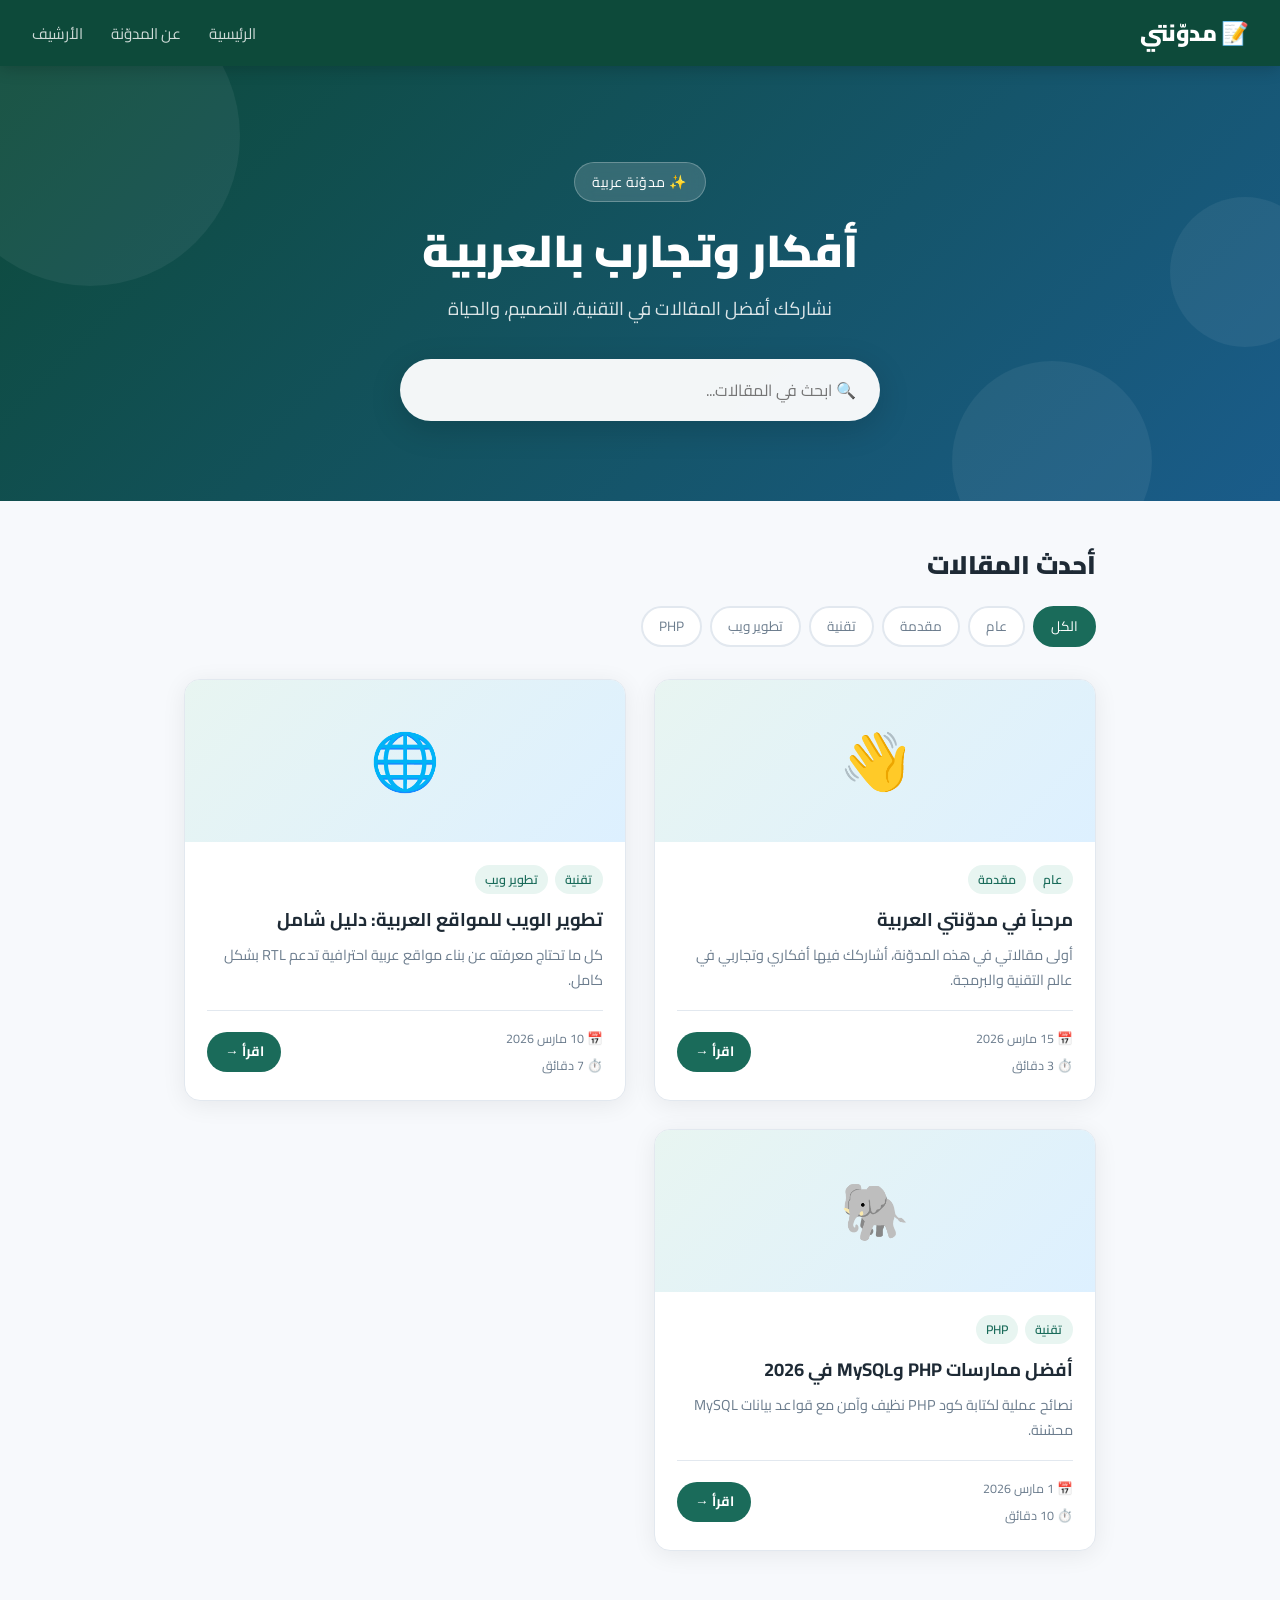
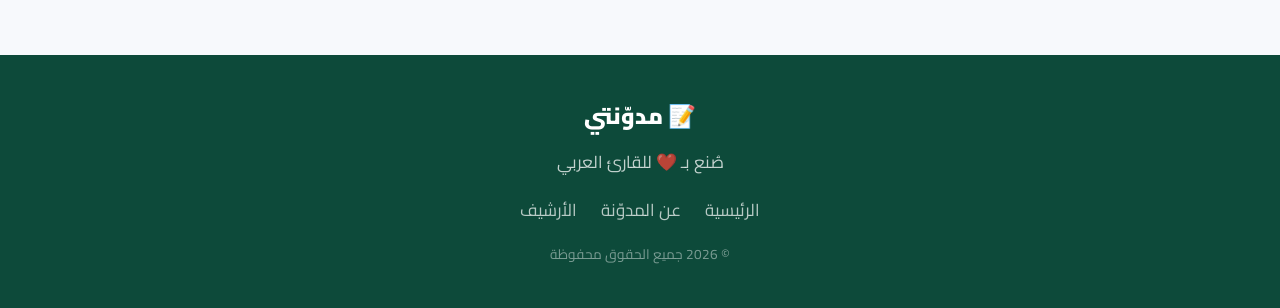
<file: index.html>
<!DOCTYPE html>
<html lang="ar" dir="rtl">
<head>
  <meta charset="UTF-8">
  <meta name="viewport" content="width=device-width, initial-scale=1">
  <title>مدوّنتي</title>
  <link rel="stylesheet" href="assets/style.css">
  <link rel="icon" href="data:image/svg+xml,<svg xmlns=%22http://www.w3.org/2000/svg%22 viewBox=%220 0 100 100%22><text y=%22.9em%22 font-size=%2290%22>📝</text></svg>">
</head>
<body>

<nav>
  <a href="index.html" class="logo">📝 مدوّنتي</a>
  <div class="nav-links">
    <a href="index.html">الرئيسية</a>
    <a href="about.html">عن المدوّنة</a>
    <a href="archive.html">الأرشيف</a>
  </div>
  <button class="menu-btn" onclick="toggleMenu()">☰</button>
</nav>
<div class="mobile-menu" id="mobileMenu">
  <a href="index.html">الرئيسية</a>
  <a href="about.html">عن المدوّنة</a>
  <a href="archive.html">الأرشيف</a>
</div>

<header class="hero">
  <div class="hero-inner">
    <div class="hero-badge">✨ مدوّنة عربية</div>
    <h1>أفكار وتجارب بالعربية</h1>
    <p>نشاركك أفضل المقالات في التقنية، التصميم، والحياة</p>
    <div class="hero-search">
      <input type="text" id="searchInput" placeholder="🔍 ابحث في المقالات..." oninput="filterPosts()">
    </div>
  </div>
  <div class="hero-shapes">
    <div class="shape s1"></div>
    <div class="shape s2"></div>
    <div class="shape s3"></div>
  </div>
</header>

<main class="container">
  <div class="section-header">
    <h2>أحدث المقالات</h2>
    <div class="tags-filter" id="tagsFilter"></div>
  </div>
  <div class="posts-grid" id="postsGrid"></div>
  <div class="no-results" id="noResults" style="display:none">
    <span>🔍</span>
    <p>لا توجد نتائج مطابقة</p>
  </div>
</main>

<footer>
  <div class="footer-inner">
    <div class="footer-logo">📝 مدوّنتي</div>
    <p>صُنع بـ ❤️ للقارئ العربي</p>
    <div class="footer-links">
      <a href="index.html">الرئيسية</a>
      <a href="about.html">عن المدوّنة</a>
      <a href="archive.html">الأرشيف</a>
    </div>
    <p class="copy">© <span id="yr"></span> جميع الحقوق محفوظة</p>
  </div>
</footer>

<script src="assets/posts.js"></script>
<script src="assets/app.js"></script>
<script>document.getElementById("yr").textContent = new Date().getFullYear();</script>
</body>
</html>
</file>
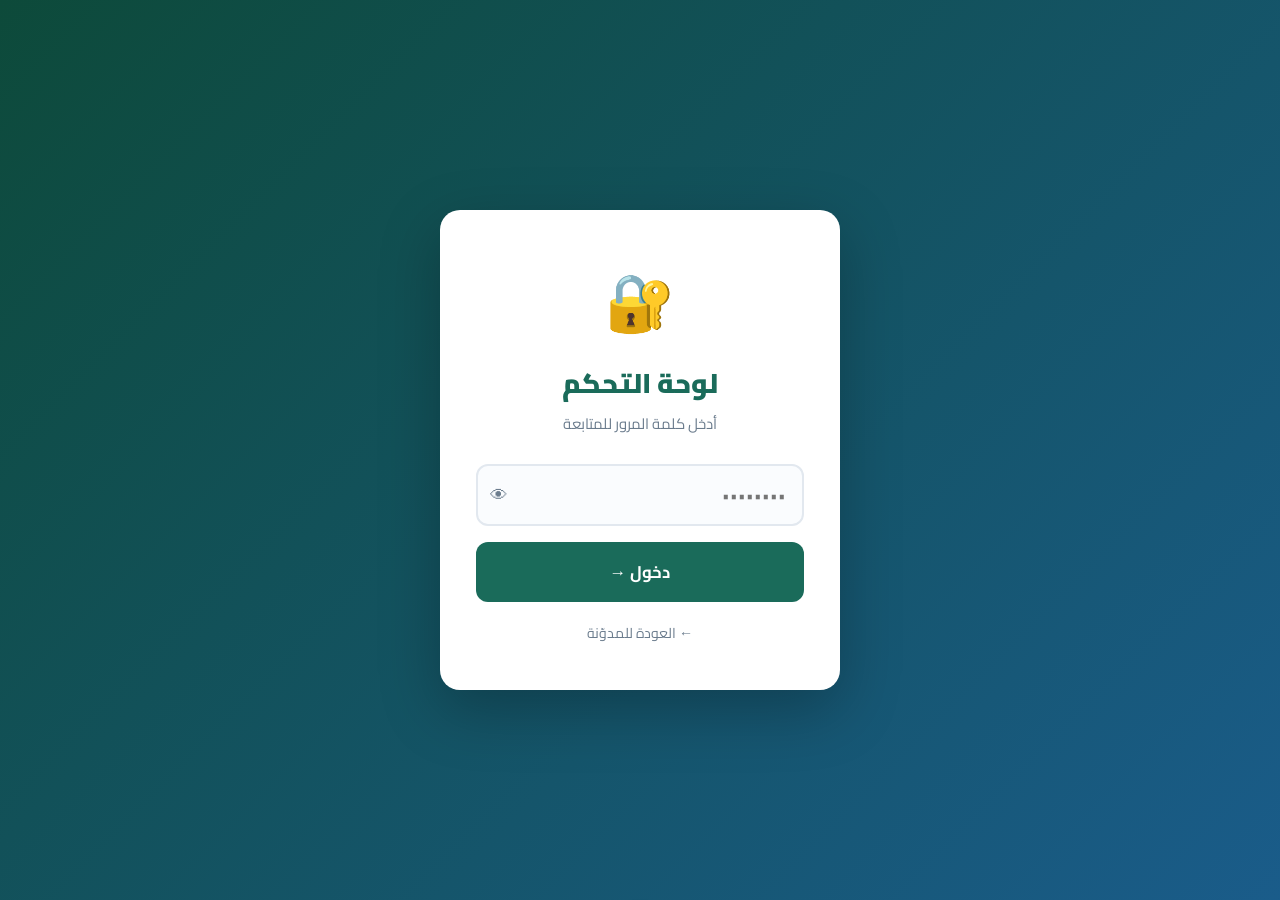
<file: admin/index.html>
<!DOCTYPE html>
<html lang="ar" dir="rtl">
<head>
  <meta charset="UTF-8">
  <meta name="viewport" content="width=device-width,initial-scale=1">
  <title>لوحة التحكم</title>
  <link rel="stylesheet" href="admin.css">
</head>
<body class="admin-body">

<!-- LOGIN -->
<div class="login-screen" id="loginScreen">
  <div class="login-card">
    <div class="login-icon">🔐</div>
    <h2>لوحة التحكم</h2>
    <p>أدخل كلمة المرور للمتابعة</p>
    <div class="login-error" id="loginError"></div>
    <div class="input-wrap">
      <input type="password" id="passInput" placeholder="••••••••" autocomplete="off">
      <button type="button" class="eye-btn" onclick="togglePass()">👁</button>
    </div>
    <button class="btn-login" onclick="doLogin()">دخول →</button>
    <a href="../index.html" class="back-link">← العودة للمدوّنة</a>
  </div>
</div>

<!-- DASHBOARD -->
<div class="dashboard" id="dashboard" style="display:none">

  <nav class="admin-nav">
    <a href="../index.html" class="logo">📝 مدوّنتي</a>
    <span class="admin-nav-center">لوحة التحكم</span>
    <div class="admin-nav-actions">
      <button class="btn-new" onclick="openModal()">+ مقال جديد</button>
      <button class="btn-logout" onclick="doLogout()">خروج 🚪</button>
    </div>
  </nav>

  <div class="admin-container">
    <div class="stats-row" id="statsRow"></div>

    <div class="admin-toolbar">
      <input type="text" id="adminSearch" placeholder="🔍 ابحث في المقالات..." oninput="renderTable()" class="admin-search">
      <select id="tagFilter" onchange="renderTable()" class="admin-select">
        <option value="">كل الوسوم</option>
      </select>
    </div>

    <div class="table-wrap">
      <table class="posts-table">
        <thead>
          <tr>
            <th>المقال</th><th>الوسوم</th><th>التاريخ</th><th>إجراءات</th>
          </tr>
        </thead>
        <tbody id="postsTableBody"></tbody>
      </table>
    </div>

    <div class="export-section">
      <h3>📤 تصدير للنشر على GitHub</h3>
      <p>بعد التعديل، نزّل الملفات وارفعها على GitHub.</p>
      <div class="export-btns">
        <button class="btn-export" onclick="exportPostsJS()">⬇️ تنزيل posts.js</button>
        <button class="btn-export secondary" onclick="exportAllHTML()">⬇️ تنزيل صفحات المقالات (HTML)</button>
      </div>
      <div class="export-hint">
        💡 <strong>posts.js</strong> → <code>assets/posts.js</code> &nbsp;|&nbsp;
           <strong>ملفات HTML</strong> → <code>posts/</code>
      </div>
    </div>
  </div>
</div>

<!-- MODAL: ADD / EDIT -->
<div class="modal-overlay" id="modalOverlay">
  <div class="modal" id="modal">
    <div class="modal-header">
      <h2 id="modalTitle">مقال جديد</h2>
      <button class="modal-close" onclick="closeModal()">✕</button>
    </div>
    <div class="modal-body">
      <input type="hidden" id="editSlug">

      <div class="form-group">
        <label>عنوان المقال <span class="req">*</span></label>
        <input type="text" id="fTitle" placeholder="اكتب عنواناً جذاباً..." oninput="autoSlug()">
      </div>

      <div class="form-row two-col">
        <div class="form-group">
          <label>Slug (رابط المقال) <span class="req">*</span></label>
          <input type="text" id="fSlug" placeholder="my-post-slug" dir="ltr" oninput="this.dataset.manual=1">
          <small>أحرف إنجليزية وأرقام وشرطات فقط</small>
        </div>
        <div class="form-group">
          <label>الكاتب</label>
          <input type="text" id="fAuthor" value="صاحب المدوّنة">
        </div>
      </div>

      <div class="form-row two-col">
        <div class="form-group">
          <label>التاريخ <span class="req">*</span></label>
          <input type="date" id="fDate" dir="ltr">
        </div>
        <div class="form-group">
          <label>وقت القراءة (دقائق)</label>
          <input type="number" id="fReadTime" value="5" min="1" dir="ltr">
        </div>
      </div>

      <div class="form-row two-col">
        <div class="form-group">
          <label>الوسوم (افصل بفاصلة)</label>
          <input type="text" id="fTags" placeholder="تقنية, PHP, تطوير">
        </div>
        <div class="form-group">
          <label>الإيموجي</label>
          <input type="text" id="fEmoji" placeholder="🚀" value="📄">
        </div>
      </div>

      <div class="form-group">
        <label>مقتطف قصير <span class="req">*</span></label>
        <textarea id="fExcerpt" rows="2" placeholder="وصف مختصر يظهر في بطاقة المقال..."></textarea>
      </div>

      <div class="form-group">
        <label>محتوى المقال (HTML) <span class="req">*</span></label>
        <div class="editor-toolbar">
          <button type="button" onclick="ins('h2')">H2</button>
          <button type="button" onclick="ins('h3')">H3</button>
          <button type="button" onclick="ins('p')">فقرة</button>
          <button type="button" onclick="ins('b')"><b>B</b></button>
          <button type="button" onclick="ins('code')">كود</button>
          <button type="button" onclick="ins('pre')">بلوك كود</button>
          <button type="button" onclick="ins('ul')">قائمة</button>
          <button type="button" onclick="ins('bq')">اقتباس</button>
          <button type="button" onclick="togglePreview()">👁 معاينة</button>
        </div>
        <div class="editor-split">
          <textarea id="fContent" rows="14"
            placeholder="<h2>عنوان</h2>&#10;<p>نص المقال...</p>"
            oninput="livePreview()"></textarea>
          <div class="preview-pane" id="livePreviewPane" style="display:none"></div>
        </div>
      </div>
    </div>
    <div class="modal-footer">
      <button class="btn-cancel" onclick="closeModal()">إلغاء</button>
      <button class="btn-save" onclick="savePost()">💾 حفظ المقال</button>
    </div>
  </div>
</div>

<!-- DELETE CONFIRM -->
<div class="modal-overlay" id="deleteOverlay">
  <div class="modal small-modal">
    <div class="modal-header">
      <h2>تأكيد الحذف</h2>
      <button class="modal-close" onclick="closeDelete()">✕</button>
    </div>
    <div class="modal-body" style="text-align:center;padding:2rem">
      <div style="font-size:3rem;margin-bottom:1rem">🗑️</div>
      <p>هل أنت متأكد من حذف المقال؟</p>
      <p id="deletePostTitle" style="font-weight:700;color:var(--primary);margin-top:.5rem"></p>
    </div>
    <div class="modal-footer">
      <button class="btn-cancel" onclick="closeDelete()">إلغاء</button>
      <button class="btn-delete-confirm" onclick="confirmDelete()">نعم، احذف</button>
    </div>
  </div>
</div>

<!-- CHANGE PASSWORD -->
<div class="modal-overlay" id="pwdOverlay">
  <div class="modal small-modal">
    <div class="modal-header">
      <h2>🔑 تغيير كلمة المرور</h2>
      <button class="modal-close" onclick="document.getElementById('pwdOverlay').style.display='none'">✕</button>
    </div>
    <div class="modal-body" style="padding:1.5rem">
      <div class="form-group" style="margin-bottom:1rem">
        <label>كلمة المرور الجديدة</label>
        <div class="input-wrap"><input type="password" id="newPwd1" placeholder="••••••••">
        <button type="button" class="eye-btn" onclick="togglePwd('newPwd1')">👁</button></div>
      </div>
      <div class="form-group">
        <label>تأكيد كلمة المرور</label>
        <div class="input-wrap"><input type="password" id="newPwd2" placeholder="••••••••">
        <button type="button" class="eye-btn" onclick="togglePwd('newPwd2')">👁</button></div>
      </div>
      <div class="login-error" id="pwdError" style="margin-top:1rem"></div>
    </div>
    <div class="modal-footer">
      <button class="btn-cancel" onclick="document.getElementById('pwdOverlay').style.display='none'">إلغاء</button>
      <button class="btn-save" onclick="changePwd()">💾 حفظ</button>
    </div>
  </div>
</div>

<div id="toastEl" class="toast"></div>

<script>
// ══ EMBEDDED DEFAULT POSTS (لا يحتاج posts.js خارجي) ══
const DEFAULT_POSTS = [
  {
    slug:"welcome", title:"مرحباً في مدوّنتي العربية",
    excerpt:"أولى مقالاتي في هذه المدوّنة، أشاركك فيها أفكاري وتجاربي.",
    date:"2026-03-15", author:"صاحب المدوّنة", tags:["عام","مقدمة"], readTime:3, emoji:"👋",
    content:"<h2>مرحباً بك 👋</h2><p>أهلاً وسهلاً في مدوّنتي العربية!</p>"
  },
  {
    slug:"arabic-web-dev", title:"تطوير الويب للمواقع العربية",
    excerpt:"كل ما تحتاج معرفته عن بناء مواقع عربية احترافية تدعم RTL.",
    date:"2026-03-10", author:"صاحب المدوّنة", tags:["تقنية","تطوير ويب"], readTime:7, emoji:"🌐",
    content:"<h2>مقدمة</h2><p>بناء مواقع عربية يختلف في عدة نقاط جوهرية.</p>"
  }
];

// ══ CONFIG ══
const STORAGE_KEY = 'blog_posts_v1';
const HASH_KEY    = 'blog_admin_hash';
const SESSION_KEY = 'blog_session';

// كلمة المرور الافتراضية: admin
// مشفّرة بـ djb2 (لا تحتاج crypto.subtle — تعمل في كل البيئات)
const DEFAULT_HASH = '252902542'; // hash of "admin"

function djb2(str) {
  let h = 5381;
  for (let i = 0; i < str.length; i++)
    h = (((h << 5) + h) + str.charCodeAt(i)) & 0xFFFFFFFF;
  return (h >>> 0).toString();
}

function getHash()  { return localStorage.getItem(HASH_KEY) || DEFAULT_HASH; }
function getPosts() {
  try {
    const s = localStorage.getItem(STORAGE_KEY);
    return s ? JSON.parse(s) : [...DEFAULT_POSTS];
  } catch(e) { return [...DEFAULT_POSTS]; }
}
function savePosts(arr) { localStorage.setItem(STORAGE_KEY, JSON.stringify(arr)); }

// ══ TOAST ══
function toast(msg, dur=2800) {
  const t = document.getElementById('toastEl');
  t.textContent = msg;
  t.classList.add('show');
  setTimeout(() => t.classList.remove('show'), dur);
}

// ══ AUTH ══
function isLoggedIn() { return sessionStorage.getItem(SESSION_KEY) === '1'; }

function doLogin() {
  const pass = document.getElementById('passInput').value;
  if (!pass) { showError('يرجى إدخال كلمة المرور'); return; }
  const hash = djb2(pass);
  if (hash === getHash()) {
    sessionStorage.setItem(SESSION_KEY, '1');
    document.getElementById('loginError').style.display = 'none';
    showDashboard();
  } else {
    showError('⚠️ كلمة المرور غير صحيحة، حاول مجدداً.');
    document.getElementById('passInput').value = '';
    document.getElementById('passInput').focus();
  }
}

// السماح بالضغط على Enter
document.addEventListener('DOMContentLoaded', () => {
  document.getElementById('passInput').addEventListener('keydown', e => {
    if (e.key === 'Enter') doLogin();
  });
  if (isLoggedIn()) showDashboard();
  document.getElementById('fDate').value = new Date().toISOString().split('T')[0];
});

function showError(msg) {
  const el = document.getElementById('loginError');
  el.textContent = msg;
  el.style.display = 'block';
}

function doLogout() {
  sessionStorage.removeItem(SESSION_KEY);
  document.getElementById('dashboard').style.display = 'none';
  document.getElementById('loginScreen').style.display = '';
}

function togglePass() {
  const i = document.getElementById('passInput');
  i.type = i.type === 'password' ? 'text' : 'password';
}
function togglePwd(id) {
  const i = document.getElementById(id);
  i.type = i.type === 'password' ? 'text' : 'password';
}

function showDashboard() {
  document.getElementById('loginScreen').style.display = 'none';
  document.getElementById('dashboard').style.display = '';
  renderStats();
  renderTagFilter();
  renderTable();
}

// ══ CHANGE PASSWORD ══
function changePwd() {
  const p1 = document.getElementById('newPwd1').value;
  const p2 = document.getElementById('newPwd2').value;
  const errEl = document.getElementById('pwdError');
  if (p1.length < 4) { errEl.textContent='كلمة المرور 4 أحرف على الأقل'; errEl.style.display='block'; return; }
  if (p1 !== p2) { errEl.textContent='كلمتا المرور غير متطابقتين'; errEl.style.display='block'; return; }
  localStorage.setItem(HASH_KEY, djb2(p1));
  document.getElementById('pwdOverlay').style.display = 'none';
  document.getElementById('newPwd1').value = '';
  document.getElementById('newPwd2').value = '';
  errEl.style.display = 'none';
  toast('✅ تم تغيير كلمة المرور');
}

// ══ STATS ══
function renderStats() {
  const posts = getPosts();
  const tags  = [...new Set(posts.flatMap(p => p.tags))];
  const avg   = posts.length ? Math.round(posts.reduce((s,p)=>s+p.readTime,0)/posts.length) : 0;
  document.getElementById('statsRow').innerHTML = `
    <div class="stat-card"><div class="ico">📝</div><div class="num">${posts.length}</div><div class="lbl">مقال</div></div>
    <div class="stat-card"><div class="ico">🏷️</div><div class="num">${tags.length}</div><div class="lbl">وسم</div></div>
    <div class="stat-card"><div class="ico">⏱️</div><div class="num">${avg}</div><div class="lbl">دقائق متوسط</div></div>
    <div class="stat-card" style="cursor:pointer" onclick="document.getElementById('pwdOverlay').style.display='flex'">
      <div class="ico">🔑</div><div class="num" style="font-size:.9rem;margin-top:.3rem">تغيير</div><div class="lbl">كلمة المرور</div>
    </div>`;
}

// ══ TAG FILTER ══
function renderTagFilter() {
  const tags = [...new Set(getPosts().flatMap(p => p.tags))];
  const sel  = document.getElementById('tagFilter');
  sel.innerHTML = '<option value="">كل الوسوم</option>' +
    tags.map(t=>`<option value="${t}">${t}</option>`).join('');
}

// ══ TABLE ══
const AR_MONTHS=['يناير','فبراير','مارس','أبريل','مايو','يونيو','يوليو','أغسطس','سبتمبر','أكتوبر','نوفمبر','ديسمبر'];
function fmtDate(d){
  const dt=new Date(d);
  return isNaN(dt)?d:`${dt.getDate()} ${AR_MONTHS[dt.getMonth()]} ${dt.getFullYear()}`;
}

function renderTable() {
  const q   = (document.getElementById('adminSearch').value||'').toLowerCase();
  const tag = document.getElementById('tagFilter').value;
  const posts = getPosts().filter(p=>
    (!q  || p.title.toLowerCase().includes(q)||p.excerpt.toLowerCase().includes(q)) &&
    (!tag|| p.tags.includes(tag))
  );
  const tbody = document.getElementById('postsTableBody');
  if (!posts.length) {
    tbody.innerHTML='<tr><td colspan="4"><div class="empty-table"><span>🔍</span>لا توجد نتائج</div></td></tr>';
    return;
  }
  tbody.innerHTML = posts.map(p=>`
    <tr>
      <td>
        <div style="font-weight:700">${p.emoji||'📄'} ${p.title}</div>
        <div style="color:var(--muted);font-size:.82rem;margin-top:.2rem">${(p.excerpt||'').substring(0,80)}...</div>
      </td>
      <td>${p.tags.map(t=>`<span class="tag-chip">${t}</span>`).join('')}</td>
      <td style="white-space:nowrap;color:var(--muted);font-size:.85rem">${fmtDate(p.date)}</td>
      <td>
        <div class="actions-cell">
          <button class="btn-edit" onclick="editPost('${p.slug}')">✏️ تعديل</button>
          <button class="btn-del"  onclick="openDelete('${p.slug}','${p.title.replace(/'/g,"\\'")}')">🗑️ حذف</button>
          <a class="btn-view" href="../posts/${p.slug}.html" target="_blank">👁 عرض</a>
        </div>
      </td>
    </tr>`).join('');
}

// ══ MODAL ══
function openModal() {
  document.getElementById('editSlug').value   = '';
  document.getElementById('fTitle').value     = '';
  document.getElementById('fSlug').value      = '';
  document.getElementById('fSlug').dataset.manual = '';
  document.getElementById('fAuthor').value    = 'صاحب المدوّنة';
  document.getElementById('fDate').value      = new Date().toISOString().split('T')[0];
  document.getElementById('fReadTime').value  = '5';
  document.getElementById('fTags').value      = '';
  document.getElementById('fEmoji').value     = '📄';
  document.getElementById('fExcerpt').value   = '';
  document.getElementById('fContent').value   = '';
  document.getElementById('livePreviewPane').style.display = 'none';
  document.getElementById('modalTitle').textContent = 'مقال جديد ✨';
  document.getElementById('modalOverlay').style.display = 'flex';
}

function autoSlug() {
  const slugEl = document.getElementById('fSlug');
  if (!slugEl.dataset.manual) {
    slugEl.value = document.getElementById('fTitle').value
      .toLowerCase().trim()
      .replace(/\s+/g,'-')
      .replace(/[^\w\-]/g,'')
      .substring(0,50);
  }
}

function editPost(slug) {
  const p = getPosts().find(x=>x.slug===slug);
  if (!p) return;
  document.getElementById('editSlug').value   = slug;
  document.getElementById('fTitle').value     = p.title;
  document.getElementById('fSlug').value      = p.slug;
  document.getElementById('fSlug').dataset.manual = '1';
  document.getElementById('fAuthor').value    = p.author||'';
  document.getElementById('fDate').value      = p.date;
  document.getElementById('fReadTime').value  = p.readTime;
  document.getElementById('fTags').value      = p.tags.join(', ');
  document.getElementById('fEmoji').value     = p.emoji||'📄';
  document.getElementById('fExcerpt').value   = p.excerpt;
  document.getElementById('fContent').value   = p.content||'';
  document.getElementById('modalTitle').textContent = '✏️ تعديل المقال';
  livePreview();
  document.getElementById('modalOverlay').style.display = 'flex';
}

function closeModal() { document.getElementById('modalOverlay').style.display='none'; }

function savePost() {
  const title    = document.getElementById('fTitle').value.trim();
  const slug     = document.getElementById('fSlug').value.trim().replace(/[^\w\-]/g,'');
  const author   = document.getElementById('fAuthor').value.trim()||'صاحب المدوّنة';
  const date     = document.getElementById('fDate').value;
  const readTime = parseInt(document.getElementById('fReadTime').value)||5;
  const tags     = document.getElementById('fTags').value.split(',').map(t=>t.trim()).filter(Boolean);
  const emoji    = document.getElementById('fEmoji').value.trim()||'📄';
  const excerpt  = document.getElementById('fExcerpt').value.trim();
  const content  = document.getElementById('fContent').value.trim();
  const editSlug = document.getElementById('editSlug').value;

  if (!title||!slug||!excerpt||!content) { toast('⚠️ يرجى ملء جميع الحقول المطلوبة'); return; }

  const posts = getPosts();
  const post  = {slug,title,excerpt,date,author,tags,readTime,emoji,content};

  if (editSlug) {
    const idx = posts.findIndex(p=>p.slug===editSlug);
    if (idx>-1) posts[idx]=post; else posts.unshift(post);
  } else {
    if (posts.find(p=>p.slug===slug)) { toast('⚠️ الـ slug مستخدم، غيّره'); return; }
    posts.unshift(post);
  }
  savePosts(posts);
  closeModal();
  renderStats(); renderTagFilter(); renderTable();
  toast(editSlug?'✅ تم تحديث المقال!':'✅ تمت إضافة المقال!');
}

// ══ DELETE ══
let pendingDelete = null;
function openDelete(slug,title) {
  pendingDelete=slug;
  document.getElementById('deletePostTitle').textContent=title;
  document.getElementById('deleteOverlay').style.display='flex';
}
function closeDelete() { document.getElementById('deleteOverlay').style.display='none'; pendingDelete=null; }
function confirmDelete() {
  if (!pendingDelete) return;
  savePosts(getPosts().filter(p=>p.slug!==pendingDelete));
  closeDelete();
  renderStats(); renderTagFilter(); renderTable();
  toast('🗑️ تم حذف المقال');
}

// ══ EDITOR ══
const snippets={
  h2:['<h2>','</h2>'],h3:['<h3>','</h3>'],p:['<p>','</p>'],
  b:['<strong>','</strong>'],code:['<code>','</code>'],
  pre:['<pre><code>','</code></pre>'],
  ul:['<ul>\n  <li>','</li>\n</ul>'],
  bq:['<blockquote>','</blockquote>']
};
function ins(type) {
  const ta=document.getElementById('fContent');
  const [o,c]=snippets[type];
  const s=ta.selectionStart,e=ta.selectionEnd;
  const sel=ta.value.substring(s,e)||'النص هنا';
  ta.value=ta.value.substring(0,s)+o+sel+c+ta.value.substring(e);
  ta.focus(); livePreview();
}
function livePreview() {
  const pane=document.getElementById('livePreviewPane');
  if (pane.style.display!=='none') pane.innerHTML=document.getElementById('fContent').value;
}
function togglePreview() {
  const pane=document.getElementById('livePreviewPane');
  pane.style.display=pane.style.display==='none'?'block':'none';
  if(pane.style.display!=='none') livePreview();
}

// ══ EXPORT posts.js ══
function exportPostsJS() {
  const posts=getPosts().map(({content,...rest})=>rest);
  const js='const POSTS = '+JSON.stringify(posts,null,2)+';\n';
  dl('posts.js',js,'text/javascript');
  toast('⬇️ تم تنزيل posts.js');
}

// ══ EXPORT HTML ══
function exportAllHTML() {
  const posts=getPosts().filter(p=>p.content);
  if(!posts.length){toast('⚠️ لا توجد مقالات بمحتوى');return;}
  posts.forEach((p,i)=>setTimeout(()=>dl(`${p.slug}.html`,buildHTML(p),'text/html'),i*250));
  toast(`⬇️ تم تنزيل ${posts.length} ملف HTML`);
}

function buildHTML(p) {
  const dt=new Date(p.date);
  const dateAr=isNaN(dt)?p.date:`${dt.getDate()} ${AR_MONTHS[dt.getMonth()]} ${dt.getFullYear()}`;
  const tagsHtml=p.tags.map(t=>`<span class="tag">${t}</span>`).join('');
  return `<!DOCTYPE html>
<html lang="ar" dir="rtl">
<head>
  <meta charset="UTF-8">
  <meta name="viewport" content="width=device-width,initial-scale=1">
  <title>${p.title}</title>
  <link rel="stylesheet" href="../assets/style.css">
</head>
<body>
<nav>
  <a href="../index.html" class="logo">📝 مدوّنتي</a>
  <div class="nav-links">
    <a href="../index.html">الرئيسية</a>
    <a href="../about.html">عن المدوّنة</a>
    <a href="../archive.html">الأرشيف</a>
  </div>
  <button class="menu-btn" onclick="toggleMenu()">☰</button>
</nav>
<div class="mobile-menu" id="mobileMenu">
  <a href="../index.html">الرئيسية</a>
  <a href="../about.html">عن المدوّنة</a>
  <a href="../archive.html">الأرشيف</a>
</div>
<div class="post-hero">
  <div class="post-hero-inner">
    <div class="post-tags">${tagsHtml}</div>
    <h1>${p.title}</h1>
    <div class="post-meta">
      <span>📅 ${dateAr}</span>
      <span>✍️ ${p.author}</span>
      <span>⏱️ ${p.readTime} دقائق قراءة</span>
    </div>
  </div>
</div>
<div class="container">
  <div class="post-content">${p.content}</div>
  <div class="post-nav">
    <a href="../index.html">← العودة للرئيسية</a>
    <a href="../archive.html">الأرشيف ←</a>
  </div>
</div>
<footer>
  <div class="footer-inner">
    <div class="footer-logo">📝 مدوّنتي</div>
    <div class="footer-links">
      <a href="../index.html">الرئيسية</a>
      <a href="../about.html">عن المدوّنة</a>
      <a href="../archive.html">الأرشيف</a>
    </div>
    <p class="copy">© <span id="yr"></span> جميع الحقوق محفوظة</p>
  </div>
</footer>
<script>
  document.getElementById("yr").textContent=new Date().getFullYear();
  function toggleMenu(){document.getElementById("mobileMenu").classList.toggle("open");}
<\/script>
</body>
</html>`;
}

function dl(name,content,type) {
  const a=document.createElement('a');
  a.href=URL.createObjectURL(new Blob([content],{type}));
  a.download=name; a.click();
  URL.revokeObjectURL(a.href);
}
</script>
</body>
</html>
</file>
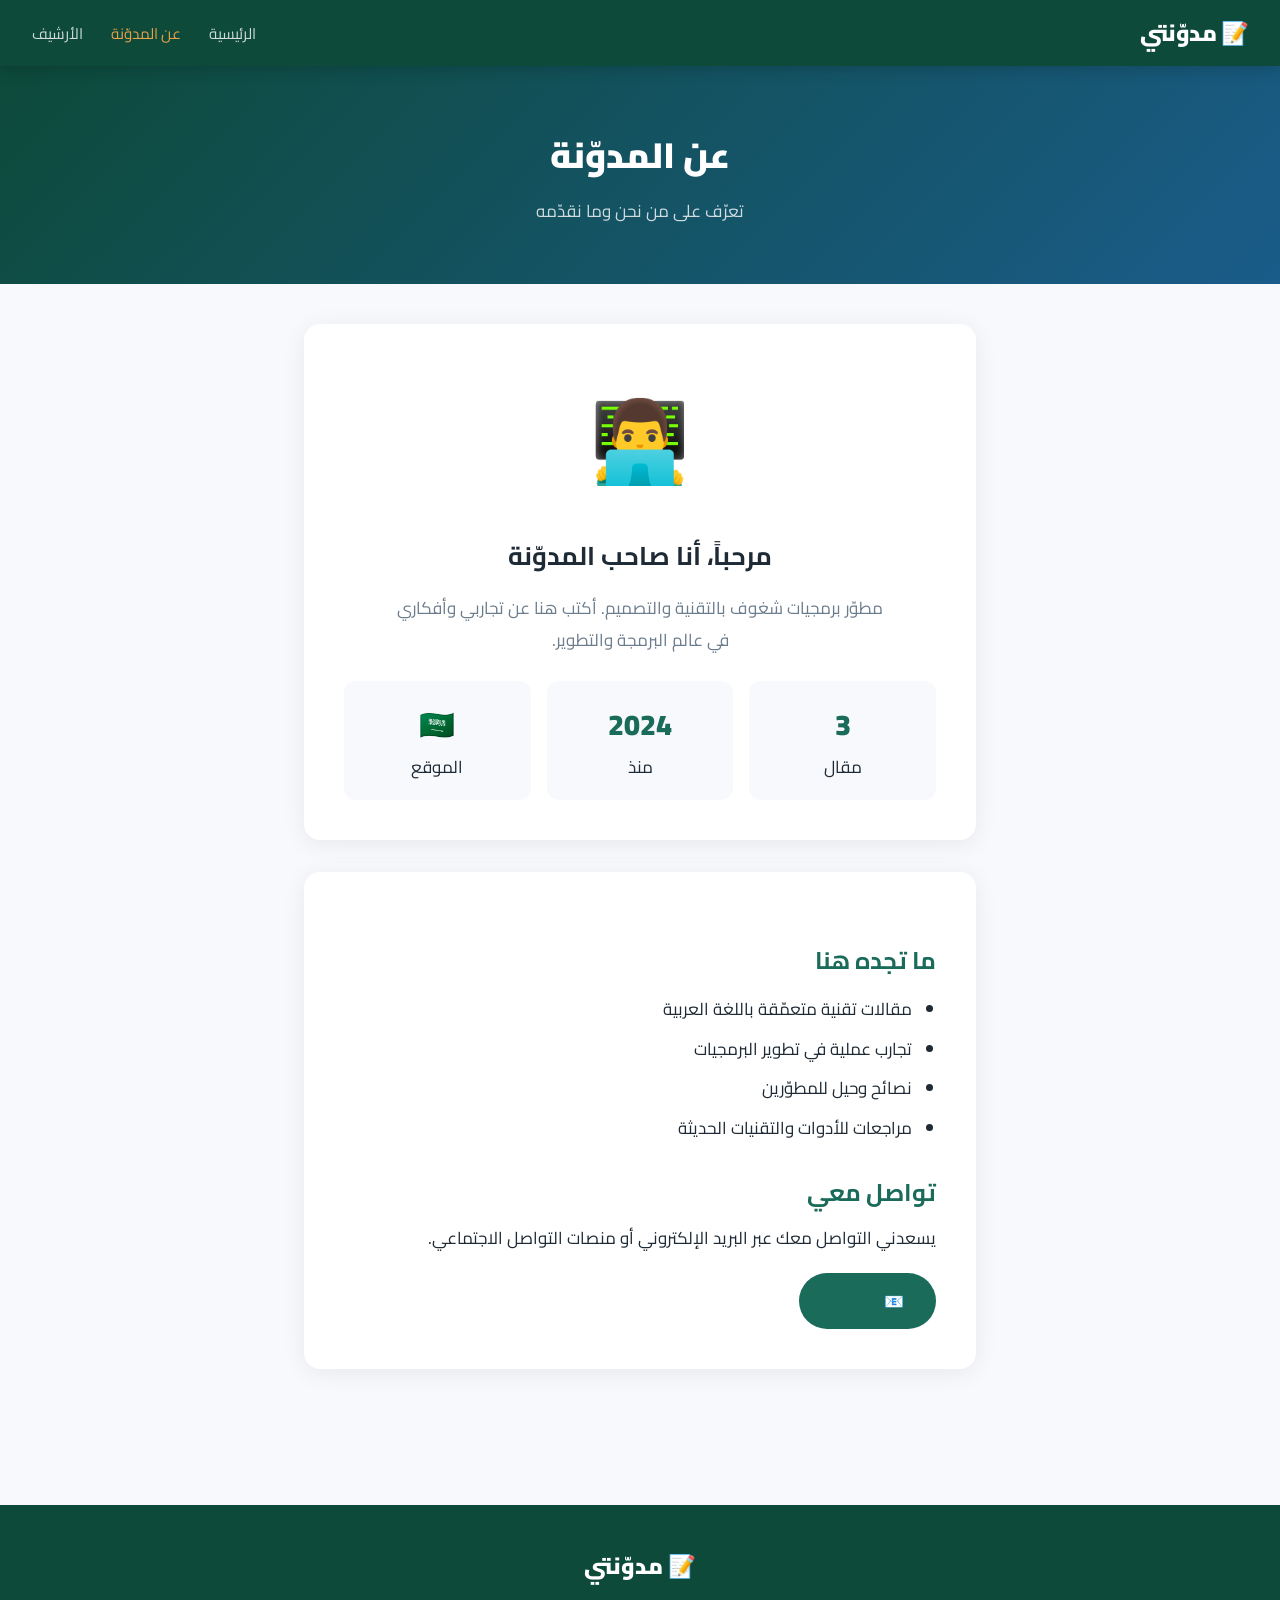
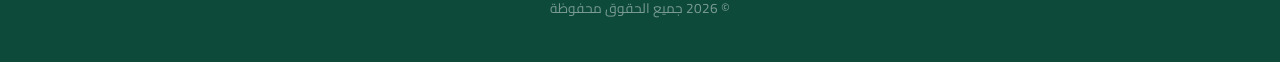
<file: about.html>
<!DOCTYPE html>
<html lang="ar" dir="rtl">
<head>
  <meta charset="UTF-8">
  <meta name="viewport" content="width=device-width, initial-scale=1">
  <title>عن المدوّنة</title>
  <link rel="stylesheet" href="assets/style.css">
</head>
<body>
<nav>
  <a href="index.html" class="logo">📝 مدوّنتي</a>
  <div class="nav-links">
    <a href="index.html">الرئيسية</a>
    <a href="about.html" class="active">عن المدوّنة</a>
    <a href="archive.html">الأرشيف</a>
  </div>
  <button class="menu-btn" onclick="toggleMenu()">☰</button>
</nav>
<div class="mobile-menu" id="mobileMenu">
  <a href="index.html">الرئيسية</a>
  <a href="about.html">عن المدوّنة</a>
  <a href="archive.html">الأرشيف</a>
</div>

<div class="page-hero">
  <h1>عن المدوّنة</h1>
  <p>تعرّف على من نحن وما نقدّمه</p>
</div>

<main class="container" style="max-width:720px">
  <div class="about-card">
    <div class="about-avatar">👨‍💻</div>
    <h2>مرحباً، أنا صاحب المدوّنة</h2>
    <p>مطوّر برمجيات شغوف بالتقنية والتصميم. أكتب هنا عن تجاربي وأفكاري في عالم البرمجة والتطوير.</p>
    <div class="about-stats">
      <div class="stat"><span class="num" id="postCount">0</span><span>مقال</span></div>
      <div class="stat"><span class="num">2024</span><span>منذ</span></div>
      <div class="stat"><span class="num">🇸🇦</span><span>الموقع</span></div>
    </div>
  </div>

  <div class="post-content" style="margin-top:2rem">
    <h2>ما تجده هنا</h2>
    <ul>
      <li>مقالات تقنية متعمّقة باللغة العربية</li>
      <li>تجارب عملية في تطوير البرمجيات</li>
      <li>نصائح وحيل للمطوّرين</li>
      <li>مراجعات للأدوات والتقنيات الحديثة</li>
    </ul>
    <h2>تواصل معي</h2>
    <p>يسعدني التواصل معك عبر البريد الإلكتروني أو منصات التواصل الاجتماعي.</p>
    <a href="mailto:your@email.com" class="btn-primary">📧 راسلني</a>
  </div>
</main>

<footer>
  <div class="footer-inner">
    <div class="footer-logo">📝 مدوّنتي</div>
    <p class="copy">© <span id="yr"></span> جميع الحقوق محفوظة</p>
  </div>
</footer>
<script src="assets/posts.js"></script>
<script>
  document.getElementById("yr").textContent = new Date().getFullYear();
  document.getElementById("postCount").textContent = POSTS.length;
  function toggleMenu(){document.getElementById("mobileMenu").classList.toggle("open");}
</script>
</body>
</html>
</file>
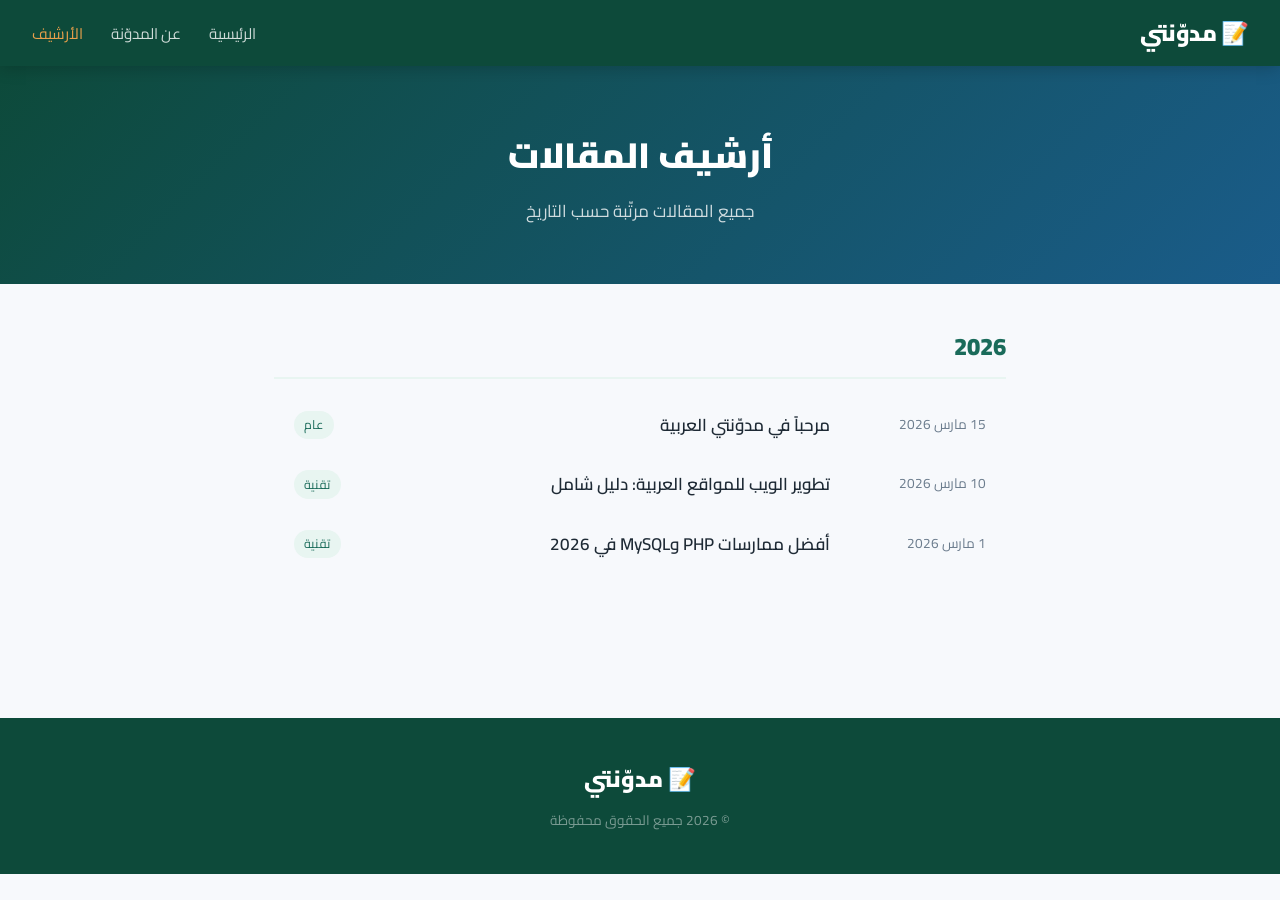
<file: archive.html>
<!DOCTYPE html>
<html lang="ar" dir="rtl">
<head>
  <meta charset="UTF-8">
  <meta name="viewport" content="width=device-width, initial-scale=1">
  <title>الأرشيف</title>
  <link rel="stylesheet" href="assets/style.css">
</head>
<body>
<nav>
  <a href="index.html" class="logo">📝 مدوّنتي</a>
  <div class="nav-links">
    <a href="index.html">الرئيسية</a>
    <a href="about.html">عن المدوّنة</a>
    <a href="archive.html" class="active">الأرشيف</a>
  </div>
  <button class="menu-btn" onclick="toggleMenu()">☰</button>
</nav>
<div class="mobile-menu" id="mobileMenu">
  <a href="index.html">الرئيسية</a>
  <a href="about.html">عن المدوّنة</a>
  <a href="archive.html">الأرشيف</a>
</div>

<div class="page-hero">
  <h1>أرشيف المقالات</h1>
  <p>جميع المقالات مرتّبة حسب التاريخ</p>
</div>

<main class="container" style="max-width:780px">
  <div id="archiveList"></div>
</main>

<footer>
  <div class="footer-inner">
    <div class="footer-logo">📝 مدوّنتي</div>
    <p class="copy">© <span id="yr"></span> جميع الحقوق محفوظة</p>
  </div>
</footer>
<script src="assets/posts.js"></script>
<script>
  document.getElementById("yr").textContent = new Date().getFullYear();
  function toggleMenu(){document.getElementById("mobileMenu").classList.toggle("open");}

  const grouped = {};
  POSTS.forEach(p => {
    const y = p.date.split('-')[0];
    if (!grouped[y]) grouped[y] = [];
    grouped[y].push(p);
  });

  const months = ['يناير','فبراير','مارس','أبريل','مايو','يونيو',
                  'يوليو','أغسطس','سبتمبر','أكتوبر','نوفمبر','ديسمبر'];
  function fmtDate(d){
    const dt=new Date(d);
    return dt.getDate()+' '+months[dt.getMonth()]+' '+dt.getFullYear();
  }

  let html = '';
  Object.keys(grouped).sort((a,b)=>b-a).forEach(year => {
    html += `<div class="archive-year"><h2>${year}</h2><ul class="archive-list">`;
    grouped[year].forEach(p => {
      html += `<li>
        <span class="arch-date">${fmtDate(p.date)}</span>
        <a href="posts/${p.slug}.html">${p.title}</a>
        <span class="arch-tag">${p.tags[0]||''}</span>
      </li>`;
    });
    html += `</ul></div>`;
  });
  document.getElementById('archiveList').innerHTML = html;
</script>
</body>
</html>
</file>
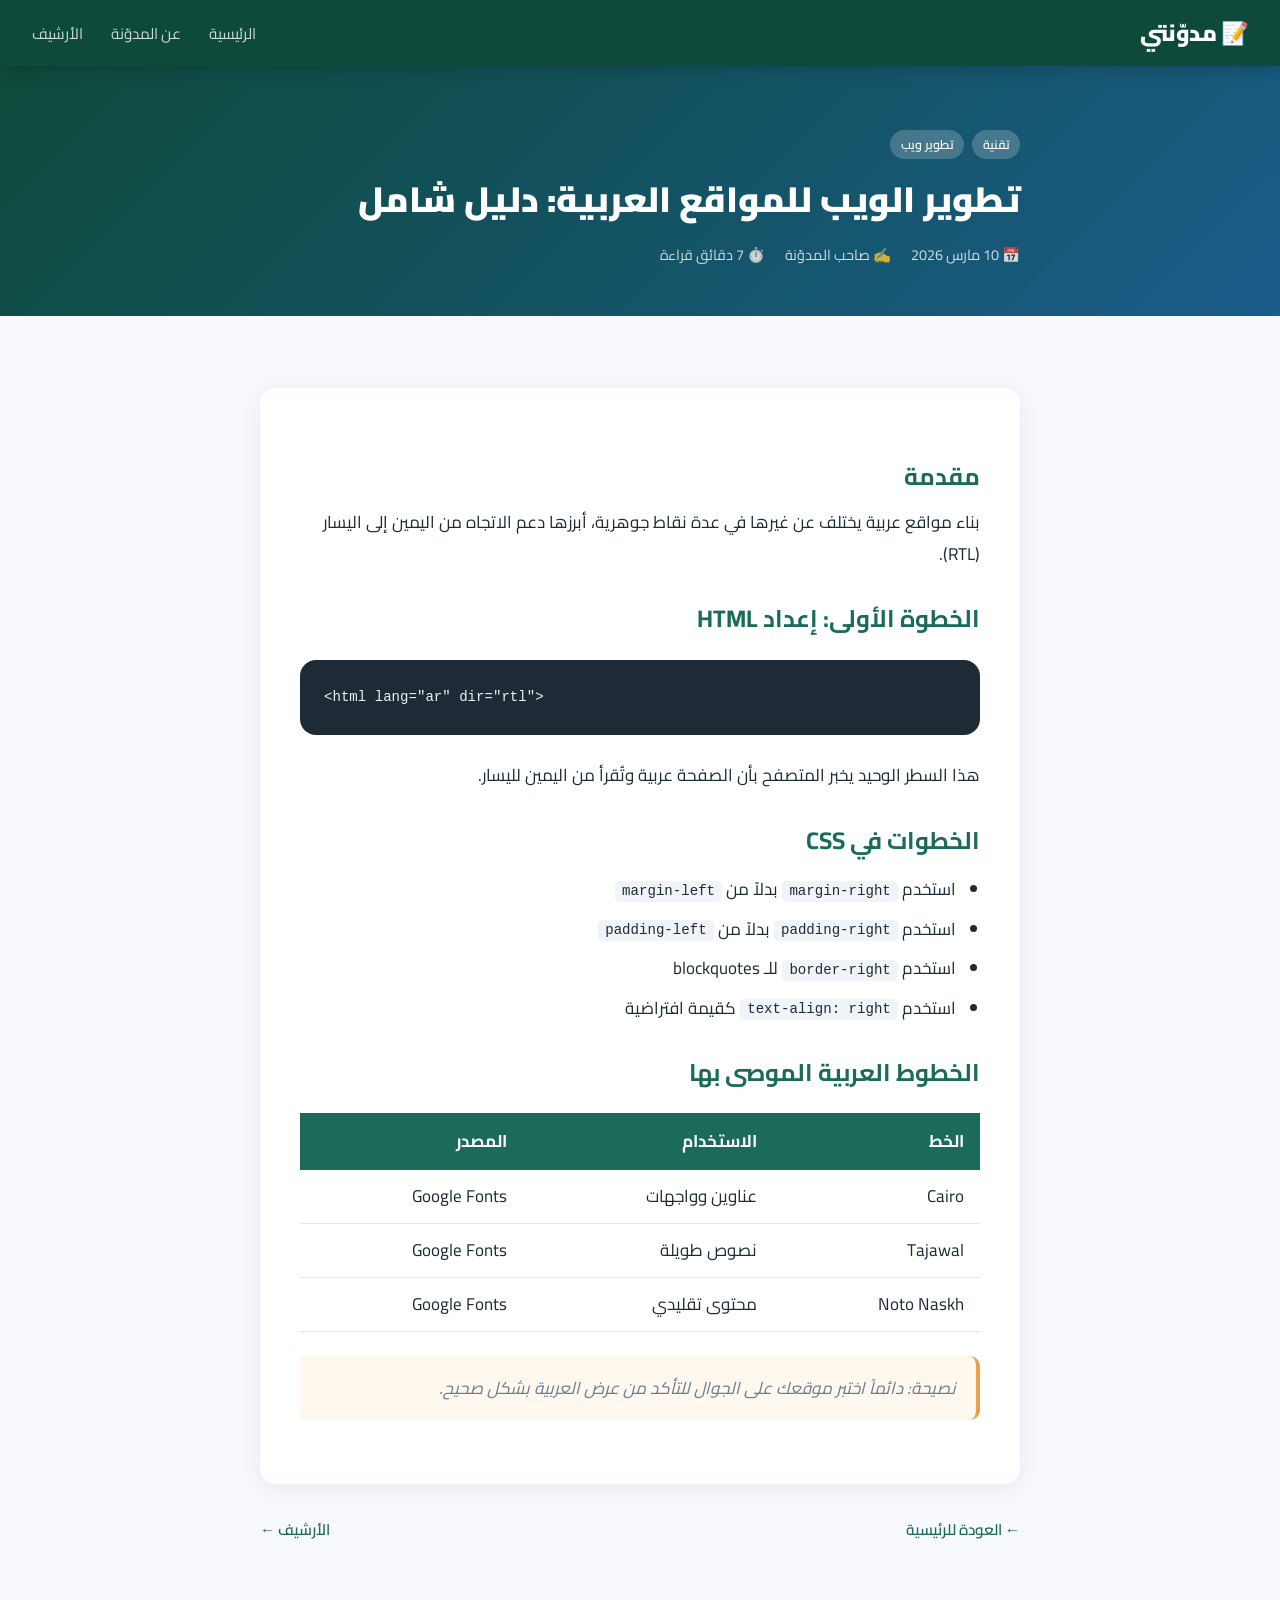
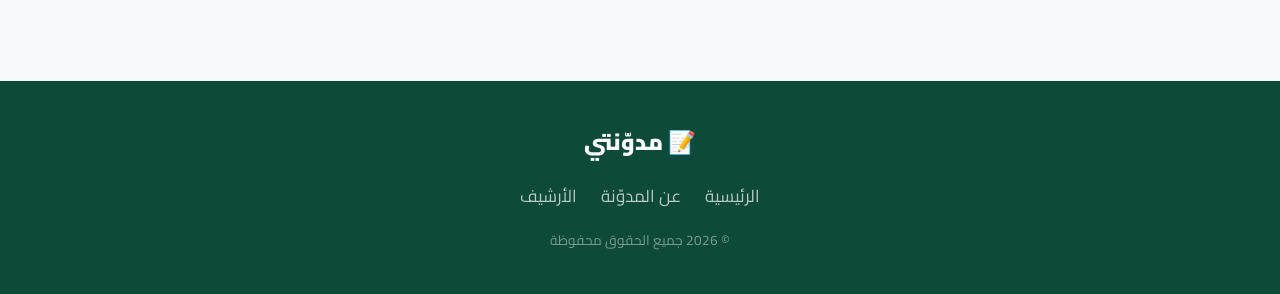
<file: posts/arabic-web-dev.html>
<!DOCTYPE html>
<html lang="ar" dir="rtl">
<head>
  <meta charset="UTF-8">
  <meta name="viewport" content="width=device-width, initial-scale=1">
  <title>تطوير الويب للمواقع العربية: دليل شامل</title>
  <link rel="stylesheet" href="../assets/style.css">
</head>
<body>
<nav>
  <a href="../index.html" class="logo">📝 مدوّنتي</a>
  <div class="nav-links">
    <a href="../index.html">الرئيسية</a>
    <a href="../about.html">عن المدوّنة</a>
    <a href="../archive.html">الأرشيف</a>
  </div>
  <button class="menu-btn" onclick="toggleMenu()">☰</button>
</nav>
<div class="mobile-menu" id="mobileMenu">
  <a href="../index.html">الرئيسية</a>
  <a href="../about.html">عن المدوّنة</a>
  <a href="../archive.html">الأرشيف</a>
</div>

<div class="post-hero">
  <div class="post-hero-inner">
    <div class="post-tags"><span class="tag">تقنية</span><span class="tag">تطوير ويب</span></div>
    <h1>تطوير الويب للمواقع العربية: دليل شامل</h1>
    <div class="post-meta">
      <span>📅 10 مارس 2026</span>
      <span>✍️ صاحب المدوّنة</span>
      <span>⏱️ 7 دقائق قراءة</span>
    </div>
  </div>
</div>

<div class="container">
  <div class="post-content">
    <h2>مقدمة</h2>
    <p>بناء مواقع عربية يختلف عن غيرها في عدة نقاط جوهرية، أبرزها دعم الاتجاه من اليمين إلى اليسار (RTL).</p>

    <h2>الخطوة الأولى: إعداد HTML</h2>
    <pre><code>&lt;html lang="ar" dir="rtl"&gt;</code></pre>
    <p>هذا السطر الوحيد يخبر المتصفح بأن الصفحة عربية وتُقرأ من اليمين لليسار.</p>

    <h2>الخطوات في CSS</h2>
    <ul>
      <li>استخدم <code>margin-right</code> بدلاً من <code>margin-left</code></li>
      <li>استخدم <code>padding-right</code> بدلاً من <code>padding-left</code></li>
      <li>استخدم <code>border-right</code> للـ blockquotes</li>
      <li>استخدم <code>text-align: right</code> كقيمة افتراضية</li>
    </ul>

    <h2>الخطوط العربية الموصى بها</h2>
    <table>
      <tr><th>الخط</th><th>الاستخدام</th><th>المصدر</th></tr>
      <tr><td>Cairo</td><td>عناوين وواجهات</td><td>Google Fonts</td></tr>
      <tr><td>Tajawal</td><td>نصوص طويلة</td><td>Google Fonts</td></tr>
      <tr><td>Noto Naskh</td><td>محتوى تقليدي</td><td>Google Fonts</td></tr>
    </table>

    <blockquote>نصيحة: دائماً اختبر موقعك على الجوال للتأكد من عرض العربية بشكل صحيح.</blockquote>
  </div>
  <div class="post-nav">
    <a href="../index.html">← العودة للرئيسية</a>
    <a href="../archive.html">الأرشيف ←</a>
  </div>
</div>

<footer>
  <div class="footer-inner">
    <div class="footer-logo">📝 مدوّنتي</div>
    <div class="footer-links">
      <a href="../index.html">الرئيسية</a>
      <a href="../about.html">عن المدوّنة</a>
      <a href="../archive.html">الأرشيف</a>
    </div>
    <p class="copy">© <span id="yr"></span> جميع الحقوق محفوظة</p>
  </div>
</footer>
<script>
  document.getElementById("yr").textContent=new Date().getFullYear();
  function toggleMenu(){document.getElementById("mobileMenu").classList.toggle("open");}
</script>
</body>
</html>
</file>
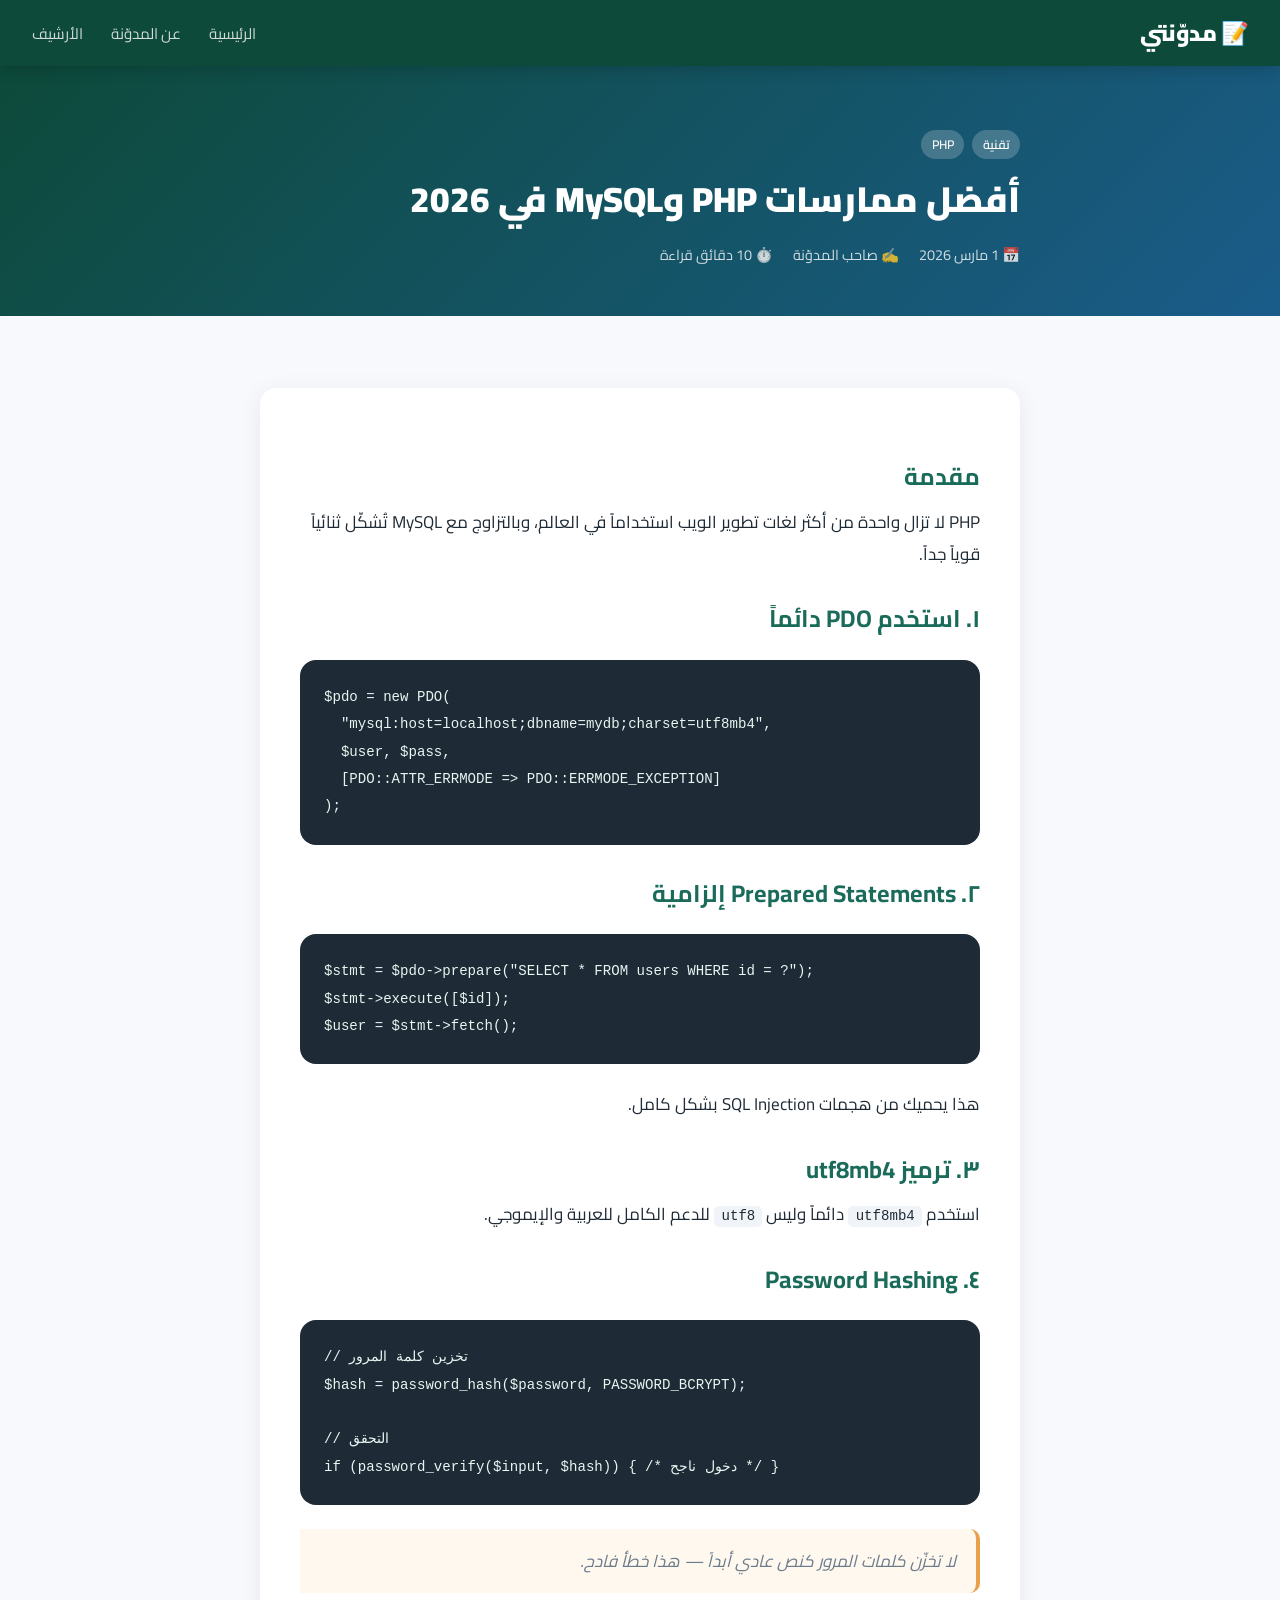
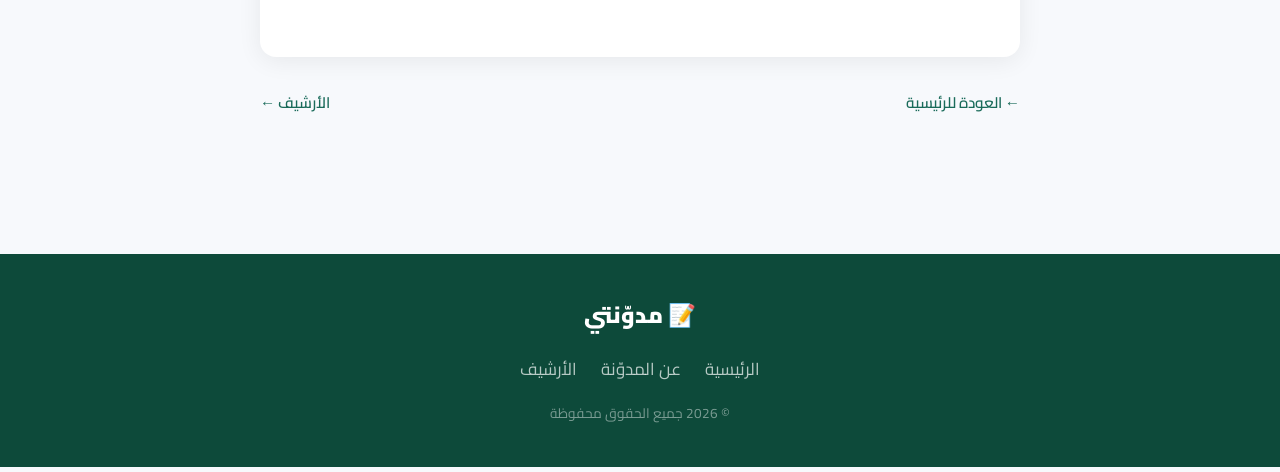
<file: posts/php-mysql-tips.html>
<!DOCTYPE html>
<html lang="ar" dir="rtl">
<head>
  <meta charset="UTF-8">
  <meta name="viewport" content="width=device-width, initial-scale=1">
  <title>أفضل ممارسات PHP وMySQL في 2026</title>
  <link rel="stylesheet" href="../assets/style.css">
</head>
<body>
<nav>
  <a href="../index.html" class="logo">📝 مدوّنتي</a>
  <div class="nav-links">
    <a href="../index.html">الرئيسية</a>
    <a href="../about.html">عن المدوّنة</a>
    <a href="../archive.html">الأرشيف</a>
  </div>
  <button class="menu-btn" onclick="toggleMenu()">☰</button>
</nav>
<div class="mobile-menu" id="mobileMenu">
  <a href="../index.html">الرئيسية</a>
  <a href="../about.html">عن المدوّنة</a>
  <a href="../archive.html">الأرشيف</a>
</div>

<div class="post-hero">
  <div class="post-hero-inner">
    <div class="post-tags"><span class="tag">تقنية</span><span class="tag">PHP</span></div>
    <h1>أفضل ممارسات PHP وMySQL في 2026</h1>
    <div class="post-meta">
      <span>📅 1 مارس 2026</span>
      <span>✍️ صاحب المدوّنة</span>
      <span>⏱️ 10 دقائق قراءة</span>
    </div>
  </div>
</div>

<div class="container">
  <div class="post-content">
    <h2>مقدمة</h2>
    <p>PHP لا تزال واحدة من أكثر لغات تطوير الويب استخداماً في العالم، وبالتزاوج مع MySQL تُشكّل ثنائياً قوياً جداً.</p>

    <h2>١. استخدم PDO دائماً</h2>
    <pre><code>$pdo = new PDO(
  "mysql:host=localhost;dbname=mydb;charset=utf8mb4",
  $user, $pass,
  [PDO::ATTR_ERRMODE => PDO::ERRMODE_EXCEPTION]
);</code></pre>

    <h2>٢. Prepared Statements إلزامية</h2>
    <pre><code>$stmt = $pdo->prepare("SELECT * FROM users WHERE id = ?");
$stmt->execute([$id]);
$user = $stmt->fetch();</code></pre>
    <p>هذا يحميك من هجمات SQL Injection بشكل كامل.</p>

    <h2>٣. ترميز utf8mb4</h2>
    <p>استخدم <code>utf8mb4</code> دائماً وليس <code>utf8</code> للدعم الكامل للعربية والإيموجي.</p>

    <h2>٤. Password Hashing</h2>
    <pre><code>// تخزين كلمة المرور
$hash = password_hash($password, PASSWORD_BCRYPT);

// التحقق
if (password_verify($input, $hash)) { /* دخول ناجح */ }</code></pre>

    <blockquote>لا تخزّن كلمات المرور كنص عادي أبداً — هذا خطأ فادح.</blockquote>
  </div>
  <div class="post-nav">
    <a href="../index.html">← العودة للرئيسية</a>
    <a href="../archive.html">الأرشيف ←</a>
  </div>
</div>

<footer>
  <div class="footer-inner">
    <div class="footer-logo">📝 مدوّنتي</div>
    <div class="footer-links">
      <a href="../index.html">الرئيسية</a>
      <a href="../about.html">عن المدوّنة</a>
      <a href="../archive.html">الأرشيف</a>
    </div>
    <p class="copy">© <span id="yr"></span> جميع الحقوق محفوظة</p>
  </div>
</footer>
<script>
  document.getElementById("yr").textContent=new Date().getFullYear();
  function toggleMenu(){document.getElementById("mobileMenu").classList.toggle("open");}
</script>
</body>
</html>
</file>
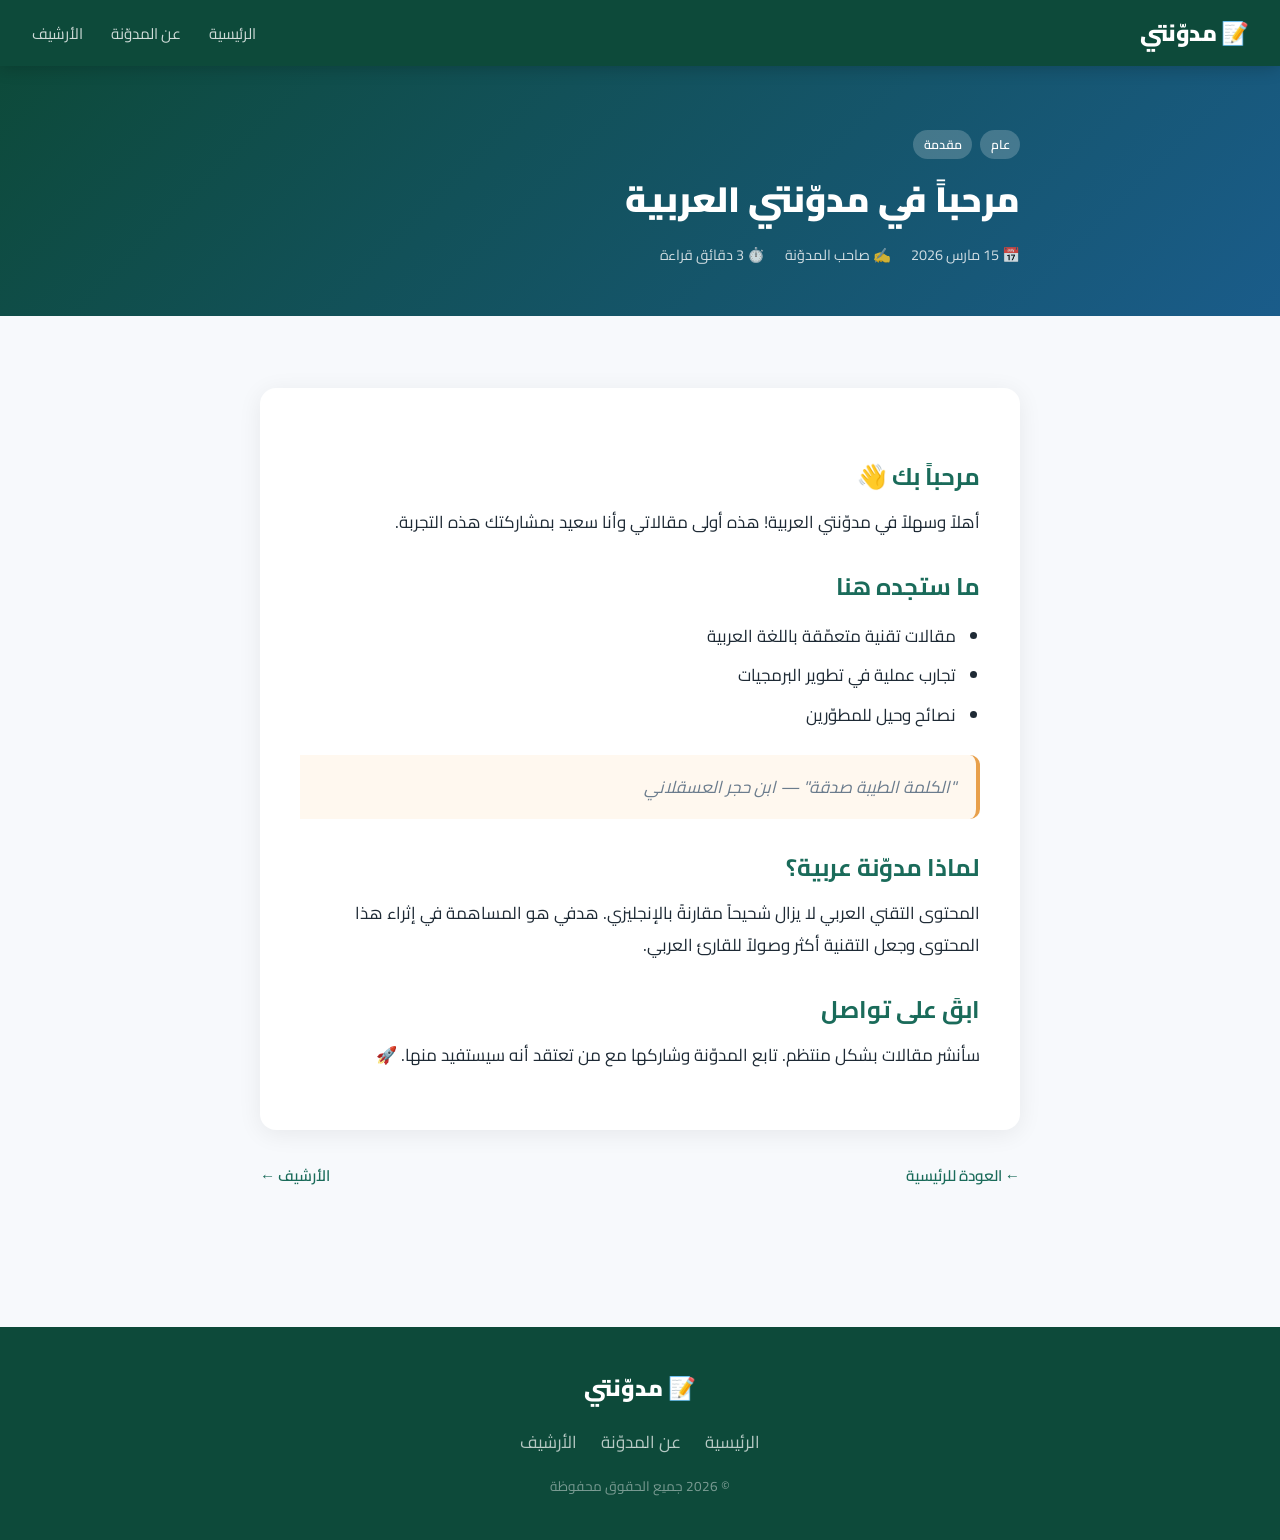
<file: posts/welcome.html>
<!DOCTYPE html>
<html lang="ar" dir="rtl">
<head>
  <meta charset="UTF-8">
  <meta name="viewport" content="width=device-width, initial-scale=1">
  <title>مرحباً في مدوّنتي العربية</title>
  <link rel="stylesheet" href="../assets/style.css">
</head>
<body>
<nav>
  <a href="../index.html" class="logo">📝 مدوّنتي</a>
  <div class="nav-links">
    <a href="../index.html">الرئيسية</a>
    <a href="../about.html">عن المدوّنة</a>
    <a href="../archive.html">الأرشيف</a>
  </div>
  <button class="menu-btn" onclick="toggleMenu()">☰</button>
</nav>
<div class="mobile-menu" id="mobileMenu">
  <a href="../index.html">الرئيسية</a>
  <a href="../about.html">عن المدوّنة</a>
  <a href="../archive.html">الأرشيف</a>
</div>

<div class="post-hero">
  <div class="post-hero-inner">
    <div class="post-tags"><span class="tag">عام</span><span class="tag">مقدمة</span></div>
    <h1>مرحباً في مدوّنتي العربية</h1>
    <div class="post-meta">
      <span>📅 15 مارس 2026</span>
      <span>✍️ صاحب المدوّنة</span>
      <span>⏱️ 3 دقائق قراءة</span>
    </div>
  </div>
</div>

<div class="container">
  <div class="post-content">
    <h2>مرحباً بك 👋</h2>
    <p>أهلاً وسهلاً في مدوّنتي العربية! هذه أولى مقالاتي وأنا سعيد بمشاركتك هذه التجربة.</p>

    <h2>ما ستجده هنا</h2>
    <ul>
      <li>مقالات تقنية متعمّقة باللغة العربية</li>
      <li>تجارب عملية في تطوير البرمجيات</li>
      <li>نصائح وحيل للمطوّرين</li>
    </ul>

    <blockquote>
      "الكلمة الطيبة صدقة" — ابن حجر العسقلاني
    </blockquote>

    <h2>لماذا مدوّنة عربية؟</h2>
    <p>المحتوى التقني العربي لا يزال شحيحاً مقارنةً بالإنجليزي. هدفي هو المساهمة في إثراء هذا المحتوى وجعل التقنية أكثر وصولاً للقارئ العربي.</p>

    <h2>ابقَ على تواصل</h2>
    <p>سأنشر مقالات بشكل منتظم. تابع المدوّنة وشاركها مع من تعتقد أنه سيستفيد منها. 🚀</p>
  </div>
  <div class="post-nav">
    <a href="../index.html">← العودة للرئيسية</a>
    <a href="../archive.html">الأرشيف ←</a>
  </div>
</div>

<footer>
  <div class="footer-inner">
    <div class="footer-logo">📝 مدوّنتي</div>
    <div class="footer-links">
      <a href="../index.html">الرئيسية</a>
      <a href="../about.html">عن المدوّنة</a>
      <a href="../archive.html">الأرشيف</a>
    </div>
    <p class="copy">© <span id="yr"></span> جميع الحقوق محفوظة</p>
  </div>
</footer>
<script>
  document.getElementById("yr").textContent=new Date().getFullYear();
  function toggleMenu(){document.getElementById("mobileMenu").classList.toggle("open");}
</script>
</body>
</html>
</file>
<file: assets/style.css>
@import url('https://fonts.googleapis.com/css2?family=Cairo:wght@300;400;600;700;900&family=Tajawal:wght@300;400;500;700&display=swap');

:root {
  --primary:    #1a6b5a;
  --primary-dk: #0d4a3a;
  --primary-lt: #e8f5f1;
  --accent:     #e8a04b;
  --accent-lt:  #fff8ef;
  --text:       #1e2a35;
  --muted:      #6b7c8d;
  --border:     #e2e8ef;
  --bg:         #f7f9fc;
  --card:       #ffffff;
  --radius:     16px;
  --shadow:     0 4px 24px rgba(0,0,0,.07);
  --shadow-lg:  0 12px 40px rgba(0,0,0,.12);
  --font:       'Cairo', 'Tajawal', sans-serif;
}

*, *::before, *::after { box-sizing:border-box; margin:0; padding:0; }
html { direction:rtl; scroll-behavior:smooth; }

body {
  font-family: var(--font);
  background: var(--bg);
  color: var(--text);
  line-height: 1.9;
  font-size: 17px;
}

/* ── NAV ── */
nav {
  background: var(--primary-dk);
  padding: 0 2rem;
  display: flex;
  align-items: center;
  justify-content: space-between;
  height: 66px;
  position: sticky; top:0; z-index:200;
  box-shadow: 0 2px 16px rgba(0,0,0,.2);
}
.logo {
  color:#fff; font-size:1.4rem; font-weight:900;
  text-decoration:none; letter-spacing:-.5px;
}
.nav-links a {
  color:rgba(255,255,255,.8); text-decoration:none;
  margin-right:1.5rem; font-size:.95rem;
  transition:color .2s;
}
.nav-links a:hover,
.nav-links a.active { color: var(--accent); }
.menu-btn {
  display:none; background:none; border:none;
  color:#fff; font-size:1.5rem; cursor:pointer;
}

/* ── MOBILE MENU ── */
.mobile-menu {
  display:none; flex-direction:column;
  background:var(--primary-dk); padding:1rem 2rem;
  position:sticky; top:66px; z-index:199;
}
.mobile-menu.open { display:flex; }
.mobile-menu a { color:rgba(255,255,255,.85); padding:.6rem 0; text-decoration:none; border-bottom:1px solid rgba(255,255,255,.1); }

@media(max-width:640px){
  .menu-btn { display:block; }
  .nav-links { display:none; }
}

/* ── HERO ── */
.hero {
  position:relative; overflow:hidden;
  background: linear-gradient(135deg, var(--primary-dk) 0%, #1a5c8a 100%);
  color:#fff; padding: 6rem 2rem 5rem;
  text-align:center;
}
.hero-inner { position:relative; z-index:2; }
.hero-badge {
  display:inline-block;
  background:rgba(255,255,255,.15);
  backdrop-filter:blur(8px);
  border:1px solid rgba(255,255,255,.25);
  padding:.35rem 1.1rem; border-radius:40px;
  font-size:.88rem; margin-bottom:1.25rem;
  letter-spacing:.5px;
}
.hero h1 { font-size:2.8rem; font-weight:900; margin-bottom:.75rem; line-height:1.3; }
.hero p  { font-size:1.15rem; opacity:.85; margin-bottom:2rem; }
.hero-search {
  max-width:480px; margin:0 auto;
  position:relative;
}
.hero-search input {
  width:100%; padding:1rem 1.5rem;
  border:none; border-radius:40px;
  font-family:var(--font); font-size:1rem;
  background:rgba(255,255,255,.95);
  color:var(--text); direction:rtl;
  box-shadow: 0 8px 32px rgba(0,0,0,.15);
  outline:none;
  transition: box-shadow .2s;
}
.hero-search input:focus { box-shadow: 0 8px 32px rgba(0,0,0,.25); }

/* animated bg shapes */
.hero-shapes .shape {
  position:absolute; border-radius:50%;
  background:rgba(255,255,255,.06);
  animation: float 8s ease-in-out infinite;
}
.shape.s1 { width:300px;height:300px; top:-80px; left:-60px; animation-delay:0s; }
.shape.s2 { width:200px;height:200px; bottom:-60px; right:10%; animation-delay:3s; }
.shape.s3 { width:150px;height:150px; top:30%; right:-40px; animation-delay:5s; }
@keyframes float {
  0%,100%{ transform:translateY(0) scale(1); }
  50%    { transform:translateY(-20px) scale(1.05); }
}

/* ── PAGE HERO ── */
.page-hero {
  background:linear-gradient(135deg, var(--primary-dk) 0%, #1a5c8a 100%);
  color:#fff; padding:3.5rem 2rem;
  text-align:center;
}
.page-hero h1 { font-size:2.2rem; font-weight:900; margin-bottom:.4rem; }
.page-hero p  { opacity:.8; }

/* ── CONTAINER ── */
.container { max-width:960px; margin:0 auto; padding:2.5rem 1.5rem; }

/* ── SECTION HEADER ── */
.section-header {
  display:flex; align-items:flex-start; flex-direction:column;
  gap:1rem; margin-bottom:2rem;
}
.section-header h2 { font-size:1.6rem; font-weight:900; color:var(--text); }

/* ── TAGS FILTER ── */
.tags-filter { display:flex; flex-wrap:wrap; gap:.5rem; }
.tag-btn {
  padding:.35rem 1rem; border-radius:30px;
  border:2px solid var(--border); background:var(--card);
  font-family:var(--font); font-size:.85rem;
  cursor:pointer; color:var(--muted);
  transition: all .2s;
}
.tag-btn:hover { border-color:var(--primary); color:var(--primary); }
.tag-btn.active { background:var(--primary); border-color:var(--primary); color:#fff; }

/* ── POSTS GRID ── */
.posts-grid {
  display:grid;
  grid-template-columns: repeat(auto-fill, minmax(290px, 1fr));
  gap:1.75rem;
}

/* ── CARD ── */
.card {
  background:var(--card); border-radius:var(--radius);
  box-shadow:var(--shadow); overflow:hidden;
  display:flex; flex-direction:column;
  transition: transform .28s, box-shadow .28s;
  border:1px solid var(--border);
}
.card:hover { transform:translateY(-6px); box-shadow:var(--shadow-lg); }
.card-emoji {
  font-size:3.5rem; padding:1.75rem;
  background:linear-gradient(135deg, var(--primary-lt), #ddf0ff);
  text-align:center;
}
.card-body { padding:1.4rem; flex:1; display:flex; flex-direction:column; }
.card-tags { display:flex; flex-wrap:wrap; gap:.4rem; margin-bottom:.75rem; }
.tag {
  background:var(--primary-lt); color:var(--primary);
  padding:.18rem .65rem; border-radius:20px;
  font-size:.78rem; font-weight:600;
}
.card h2 { font-size:1.15rem; font-weight:700; margin-bottom:.6rem; line-height:1.5; }
.card h2 a { color:var(--text); text-decoration:none; }
.card h2 a:hover { color:var(--primary); }
.excerpt { color:var(--muted); font-size:.9rem; flex:1; line-height:1.7; }
.card-footer {
  display:flex; align-items:center; justify-content:space-between;
  margin-top:1.1rem; padding-top:1rem;
  border-top:1px solid var(--border);
}
.card-meta { display:flex; flex-direction:column; gap:.2rem; font-size:.78rem; color:var(--muted); }
.read-more {
  display:inline-block; padding:.45rem 1.1rem;
  background:var(--primary); color:#fff;
  border-radius:30px; text-decoration:none;
  font-size:.85rem; font-weight:700;
  transition:background .2s;
  white-space:nowrap;
}
.read-more:hover { background:var(--primary-dk); }

/* ── NO RESULTS ── */
.no-results { text-align:center; padding:4rem 2rem; color:var(--muted); }
.no-results span { font-size:3rem; display:block; margin-bottom:.75rem; }

/* ── ABOUT PAGE ── */
.about-card {
  background:var(--card); border-radius:var(--radius);
  padding:2.5rem; box-shadow:var(--shadow); text-align:center;
}
.about-avatar { font-size:5rem; margin-bottom:1rem; }
.about-card h2 { font-size:1.6rem; margin-bottom:.75rem; }
.about-card p  { color:var(--muted); max-width:500px; margin:0 auto 1.5rem; }
.about-stats { display:grid; grid-template-columns:repeat(3,1fr); gap:1rem; margin-top:1.5rem; }
.stat { background:var(--bg); border-radius:12px; padding:1rem; }
.stat .num { display:block; font-size:1.8rem; font-weight:900; color:var(--primary); }
.btn-primary {
  display:inline-block; padding:.8rem 2rem;
  background:var(--primary); color:#fff;
  border-radius:30px; text-decoration:none;
  font-weight:700; font-size:1rem;
  transition:background .2s;
}
.btn-primary:hover { background:var(--primary-dk); }

/* ── ARCHIVE ── */
.archive-year { margin-bottom:2.5rem; }
.archive-year h2 {
  font-size:1.5rem; font-weight:900; color:var(--primary);
  padding-bottom:.5rem; border-bottom:2px solid var(--primary-lt);
  margin-bottom:1rem;
}
.archive-list { list-style:none; }
.archive-list li {
  display:flex; align-items:center; gap:1rem;
  padding:.85rem 1.25rem; border-radius:10px;
  transition:background .2s;
}
.archive-list li:hover { background:var(--primary-lt); }
.arch-date { color:var(--muted); font-size:.85rem; min-width:140px; }
.archive-list a { color:var(--text); text-decoration:none; flex:1; font-weight:600; }
.archive-list a:hover { color:var(--primary); }
.arch-tag {
  background:var(--primary-lt); color:var(--primary);
  padding:.15rem .65rem; border-radius:20px; font-size:.78rem;
}

/* ── POST PAGE ── */
.post-hero {
  background:linear-gradient(135deg, var(--primary-dk), #1a5c8a);
  color:#fff; padding:4rem 2rem 3rem;
  text-align:right;
}
.post-hero-inner { max-width:760px; margin:0 auto; }
.post-hero .post-tags { margin-bottom:1rem; display:flex; gap:.5rem; flex-wrap:wrap; }
.post-hero .tag { background:rgba(255,255,255,.2); color:#fff; }
.post-hero h1 { font-size:2.2rem; font-weight:900; line-height:1.4; margin-bottom:1rem; }
.post-hero .post-meta { display:flex; gap:1.25rem; opacity:.8; font-size:.9rem; flex-wrap:wrap; }

.post-content {
  background:var(--card); border-radius:var(--radius);
  padding:2.5rem; box-shadow:var(--shadow);
  direction:rtl; text-align:right;
  max-width:760px; margin:2rem auto;
}
.post-content h1,.post-content h2,.post-content h3 {
  color:var(--primary); margin:2rem 0 .75rem; line-height:1.4;
}
.post-content h1 { font-size:1.9rem; border-bottom:2px solid var(--primary-lt); padding-bottom:.4rem; }
.post-content h2 { font-size:1.5rem; }
.post-content h3 { font-size:1.2rem; }
.post-content p  { margin-bottom:1.2rem; }
.post-content a  { color:var(--primary); }
.post-content ul,.post-content ol { margin:1rem 0 1.2rem 0; padding-right:1.5rem; }
.post-content li { margin-bottom:.45rem; }
.post-content blockquote {
  border-right:4px solid var(--accent); border-left:none;
  margin:1.5rem 0; padding:1rem 1.25rem;
  background:var(--accent-lt); border-radius:0 10px 10px 0;
  color:var(--muted); font-style:italic;
}
.post-content code {
  background:#f0f4f8; padding:.15rem .45rem;
  border-radius:5px; font-size:.88rem;
  font-family:'Courier New',monospace;
  direction:ltr; unicode-bidi:embed;
}
.post-content pre {
  background:#1e2a35; color:#e8f5f1;
  padding:1.5rem; border-radius:var(--radius);
  overflow-x:auto; direction:ltr; text-align:left;
  margin:1.5rem 0; font-size:.9rem;
}
.post-content pre code { background:none; color:inherit; padding:0; }
.post-content table { width:100%; border-collapse:collapse; margin:1.5rem 0; }
.post-content th { background:var(--primary); color:#fff; padding:.75rem 1rem; text-align:right; }
.post-content td { padding:.65rem 1rem; border-bottom:1px solid var(--border); }
.post-content tr:hover td { background:var(--primary-lt); }
.post-content img { max-width:100%; border-radius:10px; margin:1rem 0; }
.post-content hr { border:none; border-top:2px solid var(--border); margin:2rem 0; }

.post-nav {
  max-width:760px; margin:0 auto 2rem;
  display:flex; justify-content:space-between; flex-wrap:wrap; gap:1rem;
}
.post-nav a {
  color:var(--primary); text-decoration:none;
  font-weight:600; font-size:.95rem;
}

/* ── FOOTER ── */
footer {
  background:var(--primary-dk); color:rgba(255,255,255,.75);
  padding:2.5rem 2rem; text-align:center;
  margin-top:4rem;
}
.footer-inner { max-width:960px; margin:0 auto; }
.footer-logo { font-size:1.4rem; font-weight:900; color:#fff; margin-bottom:.5rem; }
.footer-links { display:flex; justify-content:center; gap:1.5rem; margin:1rem 0; }
.footer-links a { color:rgba(255,255,255,.7); text-decoration:none; }
.footer-links a:hover { color:var(--accent); }
.copy { font-size:.85rem; margin-top:.5rem; opacity:.6; }
</file>
<file: admin/admin.css>
@import url('https://fonts.googleapis.com/css2?family=Cairo:wght@400;600;700;900&display=swap');
:root{
  --primary:#1a6b5a;--primary-dk:#0d4a3a;--primary-lt:#e8f5f1;
  --accent:#e8a04b;--text:#1e2a35;--muted:#6b7c8d;
  --border:#e2e8ef;--bg:#f0f4f8;--card:#fff;
  --danger:#e74c3c;--danger-lt:#fdecea;
  --radius:14px;--shadow:0 4px 24px rgba(0,0,0,.08);
  --font:'Cairo',sans-serif;
}
*,*::before,*::after{box-sizing:border-box;margin:0;padding:0}
html{direction:rtl}
body{font-family:var(--font);background:var(--bg);color:var(--text);font-size:16px;line-height:1.7}

/* LOGIN */
.login-screen{min-height:100vh;display:flex;align-items:center;justify-content:center;
  background:linear-gradient(135deg,var(--primary-dk) 0%,#1a5c8a 100%)}
.login-card{background:var(--card);border-radius:20px;padding:2.75rem 2.25rem;
  width:100%;max-width:400px;text-align:center;box-shadow:0 20px 60px rgba(0,0,0,.25)}
.login-icon{font-size:3.5rem;margin-bottom:.75rem}
.login-card h2{font-size:1.7rem;font-weight:900;color:var(--primary);margin-bottom:.25rem}
.login-card p{color:var(--muted);font-size:.93rem;margin-bottom:1.75rem}
.input-wrap{position:relative;margin-bottom:1rem}
.input-wrap input{width:100%;padding:.85rem 1rem;border:2px solid var(--border);border-radius:12px;
  font-family:var(--font);font-size:1rem;direction:rtl;background:#fafcfe;
  transition:border-color .2s;outline:none}
.input-wrap input:focus{border-color:var(--primary)}
.eye-btn{position:absolute;left:.9rem;top:50%;transform:translateY(-50%);
  background:none;border:none;cursor:pointer;font-size:1.1rem;color:var(--muted)}
.btn-login{width:100%;padding:.9rem;background:var(--primary);color:#fff;
  border:none;border-radius:12px;font-family:var(--font);font-size:1.05rem;
  font-weight:700;cursor:pointer;transition:background .2s;margin-bottom:.75rem}
.btn-login:hover{background:var(--primary-dk)}
.back-link{color:var(--muted);font-size:.88rem;text-decoration:none;display:block;margin-top:.5rem}
.back-link:hover{color:var(--primary)}
.login-error{background:var(--danger-lt);color:var(--danger);padding:.65rem 1rem;
  border-radius:8px;font-size:.88rem;margin-bottom:1rem;display:none}

/* ADMIN NAV */
.admin-nav{background:var(--primary-dk);padding:0 1.5rem;display:flex;align-items:center;
  justify-content:space-between;height:64px;position:sticky;top:0;z-index:100;
  box-shadow:0 2px 16px rgba(0,0,0,.2)}
.admin-nav .logo{color:#fff;font-size:1.3rem;font-weight:900;text-decoration:none}
.admin-nav-center{color:rgba(255,255,255,.55);font-size:.88rem}
.admin-nav-actions{display:flex;gap:.6rem}
.btn-new{background:var(--accent);color:#fff;border:none;padding:.5rem 1.2rem;
  border-radius:30px;font-family:var(--font);font-size:.88rem;font-weight:700;cursor:pointer}
.btn-new:hover{background:#d4903d}
.btn-logout{background:rgba(255,255,255,.1);color:rgba(255,255,255,.8);
  border:1px solid rgba(255,255,255,.2);padding:.5rem 1rem;border-radius:30px;
  font-family:var(--font);font-size:.85rem;cursor:pointer}
.btn-logout:hover{background:rgba(255,255,255,.2)}

/* CONTAINER */
.admin-container{max-width:1080px;margin:0 auto;padding:1.75rem 1.25rem}

/* STATS */
.stats-row{display:grid;grid-template-columns:repeat(4,1fr);gap:1rem;margin-bottom:1.75rem}
.stat-card{background:var(--card);border-radius:var(--radius);padding:1.25rem;
  box-shadow:var(--shadow);text-align:center;transition:transform .2s}
.stat-card:hover{transform:translateY(-2px)}
.stat-card .ico{font-size:1.8rem;margin-bottom:.3rem}
.stat-card .num{font-size:2rem;font-weight:900;color:var(--primary);line-height:1}
.stat-card .lbl{color:var(--muted);font-size:.82rem;margin-top:.3rem}

/* TOOLBAR */
.admin-toolbar{display:flex;gap:.75rem;margin-bottom:1.25rem;flex-wrap:wrap}
.admin-search,.admin-select{padding:.7rem 1rem;border:2px solid var(--border);
  border-radius:10px;font-family:var(--font);font-size:.93rem;background:var(--card);
  direction:rtl;flex:1;min-width:160px;outline:none;transition:border-color .2s}
.admin-search:focus,.admin-select:focus{border-color:var(--primary)}

/* TABLE */
.table-wrap{background:var(--card);border-radius:var(--radius);
  box-shadow:var(--shadow);overflow:hidden;margin-bottom:1.75rem}
.posts-table{width:100%;border-collapse:collapse}
.posts-table th{background:var(--primary);color:#fff;padding:.85rem 1.1rem;
  text-align:right;font-size:.88rem;font-weight:700}
.posts-table td{padding:.8rem 1.1rem;border-bottom:1px solid var(--border);vertical-align:middle}
.posts-table tr:last-child td{border:none}
.posts-table tr:hover td{background:var(--primary-lt)}
.tag-chip{display:inline-block;background:var(--primary-lt);color:var(--primary);
  padding:.15rem .55rem;border-radius:20px;font-size:.76rem;font-weight:600;margin:.1rem}
.actions-cell{display:flex;gap:.4rem;flex-wrap:wrap}
.btn-edit,.btn-del,.btn-view{padding:.35rem .8rem;border-radius:8px;border:none;
  font-family:var(--font);font-size:.8rem;cursor:pointer;font-weight:600;transition:all .2s;
  text-decoration:none;display:inline-block}
.btn-edit{background:var(--primary-lt);color:var(--primary)}
.btn-edit:hover{background:var(--primary);color:#fff}
.btn-del{background:var(--danger-lt);color:var(--danger)}
.btn-del:hover{background:var(--danger);color:#fff}
.btn-view{background:#e8f0fe;color:#1a5c8a}
.btn-view:hover{background:#1a5c8a;color:#fff}
.empty-table{text-align:center;padding:2.5rem;color:var(--muted)}
.empty-table span{font-size:2rem;display:block;margin-bottom:.4rem}

/* EXPORT */
.export-section{background:var(--card);border-radius:var(--radius);
  padding:1.5rem;box-shadow:var(--shadow)}
.export-section h3{font-size:1.05rem;margin-bottom:.35rem}
.export-section p{color:var(--muted);font-size:.88rem;margin-bottom:1rem}
.export-btns{display:flex;gap:.75rem;flex-wrap:wrap;margin-bottom:.85rem}
.btn-export{padding:.7rem 1.4rem;background:var(--primary);color:#fff;border:none;
  border-radius:10px;font-family:var(--font);font-size:.9rem;font-weight:700;cursor:pointer}
.btn-export:hover{background:var(--primary-dk)}
.btn-export.secondary{background:var(--bg);color:var(--text)}
.btn-export.secondary:hover{background:var(--border)}
.export-hint{background:var(--primary-lt);color:var(--primary);padding:.7rem 1rem;
  border-radius:8px;font-size:.85rem}
.export-hint code{background:rgba(26,107,90,.15);padding:.1rem .35rem;border-radius:4px}

/* MODAL */
.modal-overlay{position:fixed;inset:0;background:rgba(0,0,0,.55);backdrop-filter:blur(4px);
  z-index:1000;display:none;align-items:center;justify-content:center;padding:1rem}
.modal{background:var(--card);border-radius:20px;width:100%;max-width:760px;
  max-height:92vh;overflow-y:auto;box-shadow:0 20px 60px rgba(0,0,0,.25);display:flex;flex-direction:column}
.small-modal{max-width:420px}
.modal-header{display:flex;align-items:center;justify-content:space-between;
  padding:1.4rem 1.6rem;border-bottom:1px solid var(--border);
  position:sticky;top:0;background:var(--card);z-index:2}
.modal-header h2{font-size:1.2rem;font-weight:900}
.modal-close{background:var(--bg);border:none;border-radius:50%;width:32px;height:32px;
  cursor:pointer;font-size:.95rem;transition:background .2s}
.modal-close:hover{background:var(--border)}
.modal-body{padding:1.4rem 1.6rem;flex:1}
.modal-footer{display:flex;gap:.65rem;padding:1.1rem 1.6rem;border-top:1px solid var(--border);
  position:sticky;bottom:0;background:var(--card)}

/* FORM */
.form-group{margin-bottom:1rem}
.form-row.two-col{display:grid;grid-template-columns:1fr 1fr;gap:1rem;margin-bottom:1rem}
.form-group label{display:block;font-weight:600;font-size:.88rem;margin-bottom:.3rem}
.form-group input,.form-group textarea{width:100%;padding:.65rem .9rem;
  border:2px solid var(--border);border-radius:10px;font-family:var(--font);
  font-size:.93rem;direction:rtl;background:#fafcfe;outline:none;
  transition:border-color .2s;resize:vertical}
.form-group input:focus,.form-group textarea:focus{border-color:var(--primary)}
.form-group input[dir=ltr],.form-group input[type=date],.form-group input[type=number]{direction:ltr;text-align:left}
.form-group small{color:var(--muted);font-size:.78rem;margin-top:.2rem;display:block}
.req{color:var(--danger)}

/* EDITOR */
.editor-toolbar{display:flex;flex-wrap:wrap;gap:.35rem;padding:.55rem;
  background:var(--bg);border:2px solid var(--border);border-bottom:none;border-radius:10px 10px 0 0}
.editor-toolbar button{padding:.28rem .65rem;background:var(--card);border:1px solid var(--border);
  border-radius:6px;font-family:var(--font);font-size:.8rem;cursor:pointer;transition:all .2s}
.editor-toolbar button:hover{background:var(--primary);color:#fff;border-color:var(--primary)}
.editor-split{display:flex}
#fContent{flex:1;border-radius:0 0 10px 10px;border-top:none;min-height:240px;
  font-family:monospace;font-size:.88rem;direction:ltr;text-align:left;padding:.85rem;
  border:2px solid var(--border);outline:none}
#fContent:focus{border-color:var(--primary)}
.preview-pane{flex:1;border:2px solid var(--border);border-right:none;padding:.85rem;
  overflow-y:auto;min-height:240px;font-size:.9rem;line-height:1.8}

/* BUTTONS */
.btn-cancel{padding:.65rem 1.4rem;background:var(--bg);color:var(--muted);
  border:2px solid var(--border);border-radius:10px;font-family:var(--font);cursor:pointer}
.btn-cancel:hover{background:var(--border)}
.btn-save{padding:.65rem 1.6rem;background:var(--primary);color:#fff;border:none;
  border-radius:10px;font-family:var(--font);font-size:.93rem;font-weight:700;cursor:pointer}
.btn-save:hover{background:var(--primary-dk)}
.btn-delete-confirm{padding:.65rem 1.6rem;background:var(--danger);color:#fff;border:none;
  border-radius:10px;font-family:var(--font);font-size:.93rem;font-weight:700;cursor:pointer}

/* TOAST */
.toast{position:fixed;bottom:2rem;left:50%;transform:translateX(-50%) translateY(80px);
  background:var(--primary-dk);color:#fff;padding:.8rem 2rem;border-radius:40px;
  font-size:.92rem;box-shadow:0 8px 32px rgba(0,0,0,.2);z-index:9999;
  transition:transform .35s cubic-bezier(.34,1.56,.64,1);pointer-events:none;white-space:nowrap}
.toast.show{transform:translateX(-50%) translateY(0)}

@media(max-width:640px){
  .stats-row{grid-template-columns:repeat(2,1fr)}
  .form-row.two-col{grid-template-columns:1fr}
  .admin-nav-center{display:none}
}
</file>
